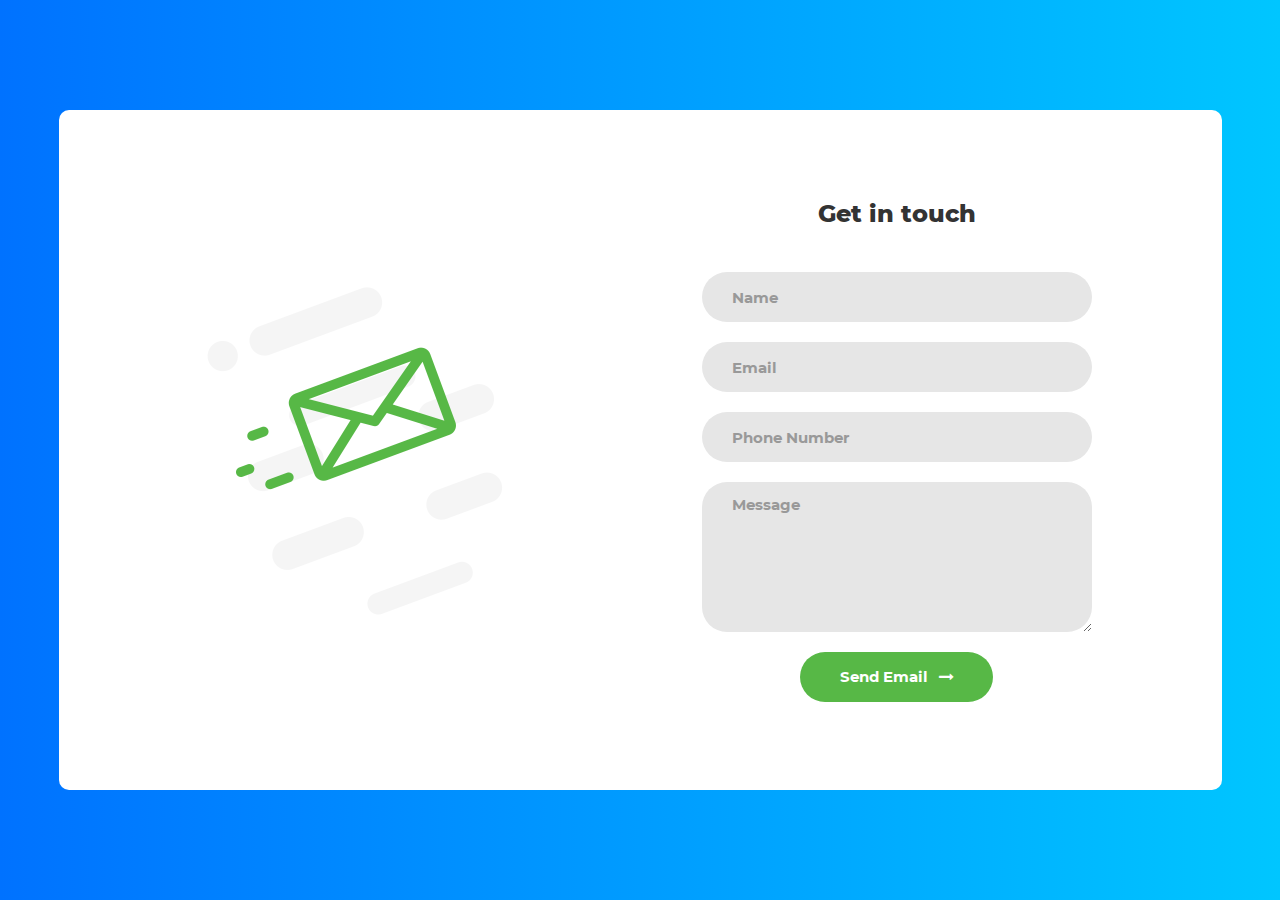
<file: index.html>
<!DOCTYPE html>
<?php require_once("mail.php"); ?>
<html lang="en">
  <head>
    <title>Contact V1</title>
    <meta charset="UTF-8" />
    <meta name="viewport" content="width=device-width, initial-scale=1" />
    <!--===============================================================================================-->
    <link rel="icon" type="image/png" href="images/icons/favicon.ico" />
    <!--===============================================================================================-->
    <link
      rel="stylesheet"
      type="text/css"
      href="vendor/bootstrap/css/bootstrap.min.css"
    />
    <!--===============================================================================================-->
    <link
      rel="stylesheet"
      type="text/css"
      href="fonts/font-awesome-4.7.0/css/font-awesome.min.css"
    />
    <!--===============================================================================================-->
    <link rel="stylesheet" type="text/css" href="vendor/animate/animate.css" />
    <!--===============================================================================================-->
    <link
      rel="stylesheet"
      type="text/css"
      href="vendor/css-hamburgers/hamburgers.min.css"
    />
    <!--===============================================================================================-->
    <link
      rel="stylesheet"
      type="text/css"
      href="vendor/select2/select2.min.css"
    />
    <!--===============================================================================================-->
    <link rel="stylesheet" type="text/css" href="css/util.css" />
    <link rel="stylesheet" type="text/css" href="css/main.css" />
    <!--===============================================================================================-->
  </head>
  <body>
    <div class="contact1">
      <div class="container-contact1">
        <div class="contact1-pic js-tilt" data-tilt>
          <img src="images/img-01.png" alt="IMG" />
        </div>

        <form class="contact1-form validate-form">
          <span class="contact1-form-title"> Get in touch </span>

          <div
            class="wrap-input1 validate-input"
            data-validate="Name is required"
          >
            <input class="input1" type="text" name="name" placeholder="Name" />
            <span class="shadow-input1"></span>
          </div>

          <div
            class="wrap-input1 validate-input"
            data-validate="Valid email is required: ex@abc.xyz"
          >
            <input
              class="input1"
              type="text"
              name="email"
              placeholder="Email"
            />
            <span class="shadow-input1"></span>
          </div>

          <div
            class="wrap-input1 validate-input"
            data-validate="number is required : ex-0-9 "
          >
            <input
              class="input1"
              type="text"
              name="number"
              placeholder="Phone Number"
            />
            <span class="shadow-input1"></span>
          </div>

          <div
            class="wrap-input1 validate-input"
            data-validate="Message is required"
          >
            <textarea
              class="input1"
              name="message"
              placeholder="Message"
            ></textarea>
            <span class="shadow-input1"></span>
          </div>

          <div class="container-contact1-form-btn">
            <button
              class="contact1-form-btn"
              onclick="sendEmail()"
              value="Send An Email"
            >
              <span>
                Send Email
                <i class="fa fa-long-arrow-right" aria-hidden="true"></i>
              </span>
            </button>
          </div>
        </form>
      </div>
    </div>

    <!--===============================================================================================-->
    <script src="vendor/jquery/jquery-3.2.1.min.js"></script>
    <!--===============================================================================================-->
    <script src="vendor/bootstrap/js/popper.js"></script>
    <script src="vendor/bootstrap/js/bootstrap.min.js"></script>
    <!--===============================================================================================-->
    <script src="vendor/select2/select2.min.js"></script>
    <!--===============================================================================================-->
    <script src="vendor/tilt/tilt.jquery.min.js"></script>
    <script>
      $('.js-tilt').tilt({
        scale: 1.1,
      })
    </script>

    <!-- Global site tag (gtag.js) - Google Analytics -->
    <script
      async
      src="https://www.googletagmanager.com/gtag/js?id=UA-23581568-13"
    ></script>
    <script>
      window.dataLayer = window.dataLayer || []
      function gtag() {
        dataLayer.push(arguments)
      }
      gtag('js', new Date())

      gtag('config', 'UA-23581568-13')
    </script>
    <script type="text/javascript">
      function sendEmail() {
        var name = $('#name')
        var email = $('#email')
        var number = $('#number')
        var message = $('#message')

        if (
          isNotEmpty(name) &&
          isNotEmpty(email) &&
          isNotEmpty(number) &&
          isNotEmpty(message)
        ) {
          $.ajax({
            url: 'mail.php',
            method: 'POST',
            dataType: 'json',
            data: {
              name: name.val(),
              email: email.val(),
              number: number.val(),
              message: message.val(),
            },
            success: function (response) {
              $('#myForm')[0].reset()
              $('.sent-notification').text('Message Sent Successfully.')
            },
          })
        }
      }

      function isNotEmpty(caller) {
        if (caller.val() == '') {
          caller.css('border', '1px solid red')
          return false
        } else caller.css('border', '')

        return true
      }
    </script>

    <!--===============================================================================================-->
    <script src="js/main.js"></script>
  </body>
</html>
</file>
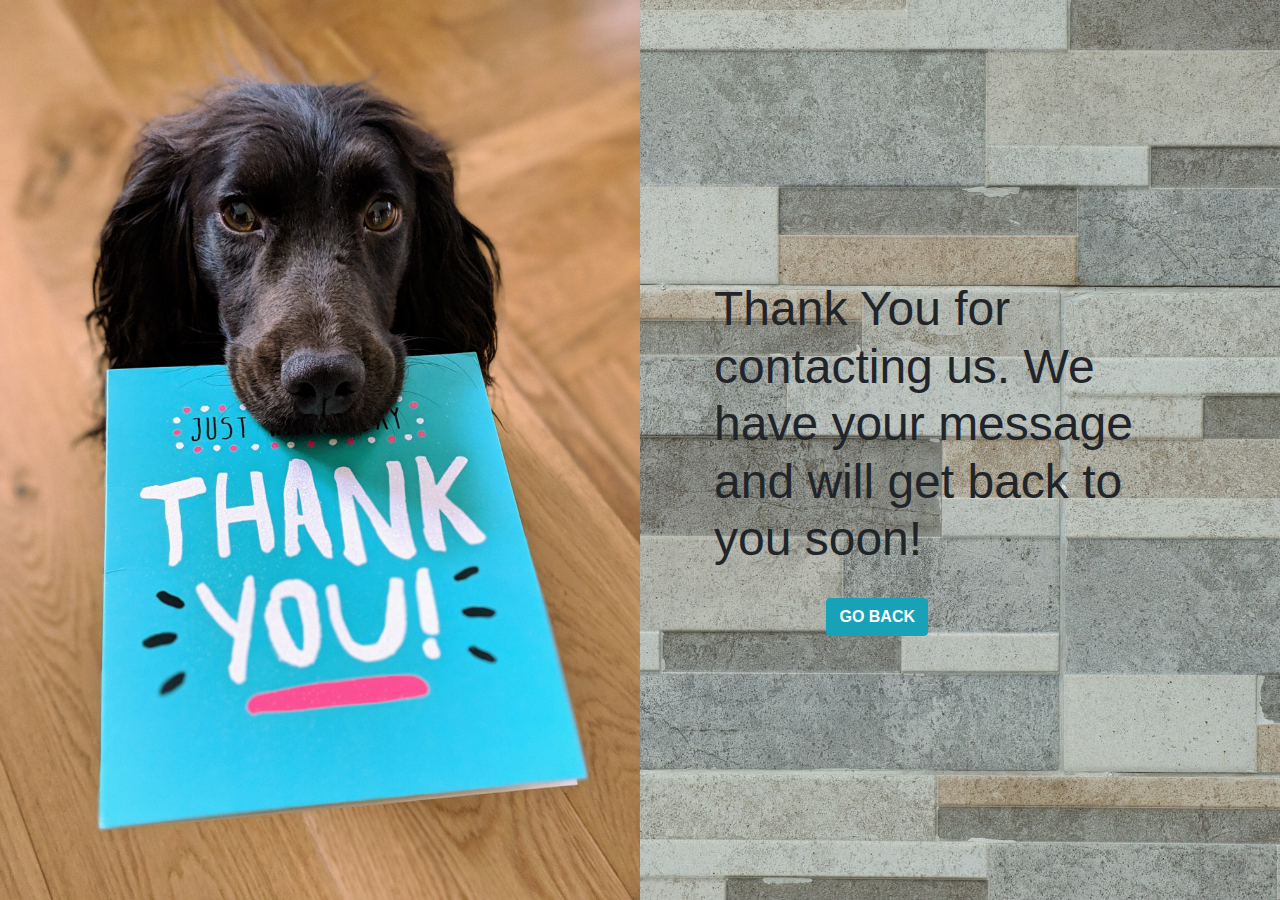
<file: thankyou.html>
<!DOCTYPE html>
<?php require_once("mail.php"); ?>
<html>
  <head>
    <link
      rel="stylesheet"
      href="https://stackpath.bootstrapcdn.com/bootstrap/4.3.1/css/bootstrap.min.css"
    />
    <meta name="viewport" content="width=device-width, initial-scale=1" />
    <style>
      body,
      html {
        height: 100%;
        margin: 0;
      }

      .bg {
        background-image: url('2.jpg');

        height: 100%;

        background-position: center;
        background-repeat: no-repeat;
        background-size: cover;
      }
    </style>
  </head>
  <body>
    <div class="bg">
      <div class="left" style="position: relative; height: 100%">
        <img src="1.jpg" style="width: 50%; height: 100%" />
      </div>

      <div
        class="right"
        style="
          top: -70%;
          position: relative;
          left: -10%;
          width: 35%;
          float: right;
        "
      >
        <h2 style="font-size: xxx-large; padding: 10px; margin-bottom: 20px">
          Thank You for contacting us. We have your message and will get back to
          you soon!
        </h2>
        <form action="index.html" method="get">
          <button
            type="submit"
            class="btn btn-info"
            style="position: absolute; right: 50%; font-weight: bold"
            formaction="index.html"
          >
            GO BACK
          </button>
        </form>
      </div>
    </div>
  </body>
</html>
</file>
<file: css/util.css>
/*[ FONT SIZE ]
///////////////////////////////////////////////////////////
*/
.fs-1 {font-size: 1px;}
.fs-2 {font-size: 2px;}
.fs-3 {font-size: 3px;}
.fs-4 {font-size: 4px;}
.fs-5 {font-size: 5px;}
.fs-6 {font-size: 6px;}
.fs-7 {font-size: 7px;}
.fs-8 {font-size: 8px;}
.fs-9 {font-size: 9px;}
.fs-10 {font-size: 10px;}
.fs-11 {font-size: 11px;}
.fs-12 {font-size: 12px;}
.fs-13 {font-size: 13px;}
.fs-14 {font-size: 14px;}
.fs-15 {font-size: 15px;}
.fs-16 {font-size: 16px;}
.fs-17 {font-size: 17px;}
.fs-18 {font-size: 18px;}
.fs-19 {font-size: 19px;}
.fs-20 {font-size: 20px;}
.fs-21 {font-size: 21px;}
.fs-22 {font-size: 22px;}
.fs-23 {font-size: 23px;}
.fs-24 {font-size: 24px;}
.fs-25 {font-size: 25px;}
.fs-26 {font-size: 26px;}
.fs-27 {font-size: 27px;}
.fs-28 {font-size: 28px;}
.fs-29 {font-size: 29px;}
.fs-30 {font-size: 30px;}
.fs-31 {font-size: 31px;}
.fs-32 {font-size: 32px;}
.fs-33 {font-size: 33px;}
.fs-34 {font-size: 34px;}
.fs-35 {font-size: 35px;}
.fs-36 {font-size: 36px;}
.fs-37 {font-size: 37px;}
.fs-38 {font-size: 38px;}
.fs-39 {font-size: 39px;}
.fs-40 {font-size: 40px;}
.fs-41 {font-size: 41px;}
.fs-42 {font-size: 42px;}
.fs-43 {font-size: 43px;}
.fs-44 {font-size: 44px;}
.fs-45 {font-size: 45px;}
.fs-46 {font-size: 46px;}
.fs-47 {font-size: 47px;}
.fs-48 {font-size: 48px;}
.fs-49 {font-size: 49px;}
.fs-50 {font-size: 50px;}
.fs-51 {font-size: 51px;}
.fs-52 {font-size: 52px;}
.fs-53 {font-size: 53px;}
.fs-54 {font-size: 54px;}
.fs-55 {font-size: 55px;}
.fs-56 {font-size: 56px;}
.fs-57 {font-size: 57px;}
.fs-58 {font-size: 58px;}
.fs-59 {font-size: 59px;}
.fs-60 {font-size: 60px;}
.fs-61 {font-size: 61px;}
.fs-62 {font-size: 62px;}
.fs-63 {font-size: 63px;}
.fs-64 {font-size: 64px;}
.fs-65 {font-size: 65px;}
.fs-66 {font-size: 66px;}
.fs-67 {font-size: 67px;}
.fs-68 {font-size: 68px;}
.fs-69 {font-size: 69px;}
.fs-70 {font-size: 70px;}
.fs-71 {font-size: 71px;}
.fs-72 {font-size: 72px;}
.fs-73 {font-size: 73px;}
.fs-74 {font-size: 74px;}
.fs-75 {font-size: 75px;}
.fs-76 {font-size: 76px;}
.fs-77 {font-size: 77px;}
.fs-78 {font-size: 78px;}
.fs-79 {font-size: 79px;}
.fs-80 {font-size: 80px;}
.fs-81 {font-size: 81px;}
.fs-82 {font-size: 82px;}
.fs-83 {font-size: 83px;}
.fs-84 {font-size: 84px;}
.fs-85 {font-size: 85px;}
.fs-86 {font-size: 86px;}
.fs-87 {font-size: 87px;}
.fs-88 {font-size: 88px;}
.fs-89 {font-size: 89px;}
.fs-90 {font-size: 90px;}
.fs-91 {font-size: 91px;}
.fs-92 {font-size: 92px;}
.fs-93 {font-size: 93px;}
.fs-94 {font-size: 94px;}
.fs-95 {font-size: 95px;}
.fs-96 {font-size: 96px;}
.fs-97 {font-size: 97px;}
.fs-98 {font-size: 98px;}
.fs-99 {font-size: 99px;}
.fs-100 {font-size: 100px;}
.fs-101 {font-size: 101px;}
.fs-102 {font-size: 102px;}
.fs-103 {font-size: 103px;}
.fs-104 {font-size: 104px;}
.fs-105 {font-size: 105px;}
.fs-106 {font-size: 106px;}
.fs-107 {font-size: 107px;}
.fs-108 {font-size: 108px;}
.fs-109 {font-size: 109px;}
.fs-110 {font-size: 110px;}
.fs-111 {font-size: 111px;}
.fs-112 {font-size: 112px;}
.fs-113 {font-size: 113px;}
.fs-114 {font-size: 114px;}
.fs-115 {font-size: 115px;}
.fs-116 {font-size: 116px;}
.fs-117 {font-size: 117px;}
.fs-118 {font-size: 118px;}
.fs-119 {font-size: 119px;}
.fs-120 {font-size: 120px;}
.fs-121 {font-size: 121px;}
.fs-122 {font-size: 122px;}
.fs-123 {font-size: 123px;}
.fs-124 {font-size: 124px;}
.fs-125 {font-size: 125px;}
.fs-126 {font-size: 126px;}
.fs-127 {font-size: 127px;}
.fs-128 {font-size: 128px;}
.fs-129 {font-size: 129px;}
.fs-130 {font-size: 130px;}
.fs-131 {font-size: 131px;}
.fs-132 {font-size: 132px;}
.fs-133 {font-size: 133px;}
.fs-134 {font-size: 134px;}
.fs-135 {font-size: 135px;}
.fs-136 {font-size: 136px;}
.fs-137 {font-size: 137px;}
.fs-138 {font-size: 138px;}
.fs-139 {font-size: 139px;}
.fs-140 {font-size: 140px;}
.fs-141 {font-size: 141px;}
.fs-142 {font-size: 142px;}
.fs-143 {font-size: 143px;}
.fs-144 {font-size: 144px;}
.fs-145 {font-size: 145px;}
.fs-146 {font-size: 146px;}
.fs-147 {font-size: 147px;}
.fs-148 {font-size: 148px;}
.fs-149 {font-size: 149px;}
.fs-150 {font-size: 150px;}
.fs-151 {font-size: 151px;}
.fs-152 {font-size: 152px;}
.fs-153 {font-size: 153px;}
.fs-154 {font-size: 154px;}
.fs-155 {font-size: 155px;}
.fs-156 {font-size: 156px;}
.fs-157 {font-size: 157px;}
.fs-158 {font-size: 158px;}
.fs-159 {font-size: 159px;}
.fs-160 {font-size: 160px;}
.fs-161 {font-size: 161px;}
.fs-162 {font-size: 162px;}
.fs-163 {font-size: 163px;}
.fs-164 {font-size: 164px;}
.fs-165 {font-size: 165px;}
.fs-166 {font-size: 166px;}
.fs-167 {font-size: 167px;}
.fs-168 {font-size: 168px;}
.fs-169 {font-size: 169px;}
.fs-170 {font-size: 170px;}
.fs-171 {font-size: 171px;}
.fs-172 {font-size: 172px;}
.fs-173 {font-size: 173px;}
.fs-174 {font-size: 174px;}
.fs-175 {font-size: 175px;}
.fs-176 {font-size: 176px;}
.fs-177 {font-size: 177px;}
.fs-178 {font-size: 178px;}
.fs-179 {font-size: 179px;}
.fs-180 {font-size: 180px;}
.fs-181 {font-size: 181px;}
.fs-182 {font-size: 182px;}
.fs-183 {font-size: 183px;}
.fs-184 {font-size: 184px;}
.fs-185 {font-size: 185px;}
.fs-186 {font-size: 186px;}
.fs-187 {font-size: 187px;}
.fs-188 {font-size: 188px;}
.fs-189 {font-size: 189px;}
.fs-190 {font-size: 190px;}
.fs-191 {font-size: 191px;}
.fs-192 {font-size: 192px;}
.fs-193 {font-size: 193px;}
.fs-194 {font-size: 194px;}
.fs-195 {font-size: 195px;}
.fs-196 {font-size: 196px;}
.fs-197 {font-size: 197px;}
.fs-198 {font-size: 198px;}
.fs-199 {font-size: 199px;}
.fs-200 {font-size: 200px;}

/*[ PADDING ]
///////////////////////////////////////////////////////////
*/
.p-t-0 {padding-top: 0px;}
.p-t-1 {padding-top: 1px;}
.p-t-2 {padding-top: 2px;}
.p-t-3 {padding-top: 3px;}
.p-t-4 {padding-top: 4px;}
.p-t-5 {padding-top: 5px;}
.p-t-6 {padding-top: 6px;}
.p-t-7 {padding-top: 7px;}
.p-t-8 {padding-top: 8px;}
.p-t-9 {padding-top: 9px;}
.p-t-10 {padding-top: 10px;}
.p-t-11 {padding-top: 11px;}
.p-t-12 {padding-top: 12px;}
.p-t-13 {padding-top: 13px;}
.p-t-14 {padding-top: 14px;}
.p-t-15 {padding-top: 15px;}
.p-t-16 {padding-top: 16px;}
.p-t-17 {padding-top: 17px;}
.p-t-18 {padding-top: 18px;}
.p-t-19 {padding-top: 19px;}
.p-t-20 {padding-top: 20px;}
.p-t-21 {padding-top: 21px;}
.p-t-22 {padding-top: 22px;}
.p-t-23 {padding-top: 23px;}
.p-t-24 {padding-top: 24px;}
.p-t-25 {padding-top: 25px;}
.p-t-26 {padding-top: 26px;}
.p-t-27 {padding-top: 27px;}
.p-t-28 {padding-top: 28px;}
.p-t-29 {padding-top: 29px;}
.p-t-30 {padding-top: 30px;}
.p-t-31 {padding-top: 31px;}
.p-t-32 {padding-top: 32px;}
.p-t-33 {padding-top: 33px;}
.p-t-34 {padding-top: 34px;}
.p-t-35 {padding-top: 35px;}
.p-t-36 {padding-top: 36px;}
.p-t-37 {padding-top: 37px;}
.p-t-38 {padding-top: 38px;}
.p-t-39 {padding-top: 39px;}
.p-t-40 {padding-top: 40px;}
.p-t-41 {padding-top: 41px;}
.p-t-42 {padding-top: 42px;}
.p-t-43 {padding-top: 43px;}
.p-t-44 {padding-top: 44px;}
.p-t-45 {padding-top: 45px;}
.p-t-46 {padding-top: 46px;}
.p-t-47 {padding-top: 47px;}
.p-t-48 {padding-top: 48px;}
.p-t-49 {padding-top: 49px;}
.p-t-50 {padding-top: 50px;}
.p-t-51 {padding-top: 51px;}
.p-t-52 {padding-top: 52px;}
.p-t-53 {padding-top: 53px;}
.p-t-54 {padding-top: 54px;}
.p-t-55 {padding-top: 55px;}
.p-t-56 {padding-top: 56px;}
.p-t-57 {padding-top: 57px;}
.p-t-58 {padding-top: 58px;}
.p-t-59 {padding-top: 59px;}
.p-t-60 {padding-top: 60px;}
.p-t-61 {padding-top: 61px;}
.p-t-62 {padding-top: 62px;}
.p-t-63 {padding-top: 63px;}
.p-t-64 {padding-top: 64px;}
.p-t-65 {padding-top: 65px;}
.p-t-66 {padding-top: 66px;}
.p-t-67 {padding-top: 67px;}
.p-t-68 {padding-top: 68px;}
.p-t-69 {padding-top: 69px;}
.p-t-70 {padding-top: 70px;}
.p-t-71 {padding-top: 71px;}
.p-t-72 {padding-top: 72px;}
.p-t-73 {padding-top: 73px;}
.p-t-74 {padding-top: 74px;}
.p-t-75 {padding-top: 75px;}
.p-t-76 {padding-top: 76px;}
.p-t-77 {padding-top: 77px;}
.p-t-78 {padding-top: 78px;}
.p-t-79 {padding-top: 79px;}
.p-t-80 {padding-top: 80px;}
.p-t-81 {padding-top: 81px;}
.p-t-82 {padding-top: 82px;}
.p-t-83 {padding-top: 83px;}
.p-t-84 {padding-top: 84px;}
.p-t-85 {padding-top: 85px;}
.p-t-86 {padding-top: 86px;}
.p-t-87 {padding-top: 87px;}
.p-t-88 {padding-top: 88px;}
.p-t-89 {padding-top: 89px;}
.p-t-90 {padding-top: 90px;}
.p-t-91 {padding-top: 91px;}
.p-t-92 {padding-top: 92px;}
.p-t-93 {padding-top: 93px;}
.p-t-94 {padding-top: 94px;}
.p-t-95 {padding-top: 95px;}
.p-t-96 {padding-top: 96px;}
.p-t-97 {padding-top: 97px;}
.p-t-98 {padding-top: 98px;}
.p-t-99 {padding-top: 99px;}
.p-t-100 {padding-top: 100px;}
.p-t-101 {padding-top: 101px;}
.p-t-102 {padding-top: 102px;}
.p-t-103 {padding-top: 103px;}
.p-t-104 {padding-top: 104px;}
.p-t-105 {padding-top: 105px;}
.p-t-106 {padding-top: 106px;}
.p-t-107 {padding-top: 107px;}
.p-t-108 {padding-top: 108px;}
.p-t-109 {padding-top: 109px;}
.p-t-110 {padding-top: 110px;}
.p-t-111 {padding-top: 111px;}
.p-t-112 {padding-top: 112px;}
.p-t-113 {padding-top: 113px;}
.p-t-114 {padding-top: 114px;}
.p-t-115 {padding-top: 115px;}
.p-t-116 {padding-top: 116px;}
.p-t-117 {padding-top: 117px;}
.p-t-118 {padding-top: 118px;}
.p-t-119 {padding-top: 119px;}
.p-t-120 {padding-top: 120px;}
.p-t-121 {padding-top: 121px;}
.p-t-122 {padding-top: 122px;}
.p-t-123 {padding-top: 123px;}
.p-t-124 {padding-top: 124px;}
.p-t-125 {padding-top: 125px;}
.p-t-126 {padding-top: 126px;}
.p-t-127 {padding-top: 127px;}
.p-t-128 {padding-top: 128px;}
.p-t-129 {padding-top: 129px;}
.p-t-130 {padding-top: 130px;}
.p-t-131 {padding-top: 131px;}
.p-t-132 {padding-top: 132px;}
.p-t-133 {padding-top: 133px;}
.p-t-134 {padding-top: 134px;}
.p-t-135 {padding-top: 135px;}
.p-t-136 {padding-top: 136px;}
.p-t-137 {padding-top: 137px;}
.p-t-138 {padding-top: 138px;}
.p-t-139 {padding-top: 139px;}
.p-t-140 {padding-top: 140px;}
.p-t-141 {padding-top: 141px;}
.p-t-142 {padding-top: 142px;}
.p-t-143 {padding-top: 143px;}
.p-t-144 {padding-top: 144px;}
.p-t-145 {padding-top: 145px;}
.p-t-146 {padding-top: 146px;}
.p-t-147 {padding-top: 147px;}
.p-t-148 {padding-top: 148px;}
.p-t-149 {padding-top: 149px;}
.p-t-150 {padding-top: 150px;}
.p-t-151 {padding-top: 151px;}
.p-t-152 {padding-top: 152px;}
.p-t-153 {padding-top: 153px;}
.p-t-154 {padding-top: 154px;}
.p-t-155 {padding-top: 155px;}
.p-t-156 {padding-top: 156px;}
.p-t-157 {padding-top: 157px;}
.p-t-158 {padding-top: 158px;}
.p-t-159 {padding-top: 159px;}
.p-t-160 {padding-top: 160px;}
.p-t-161 {padding-top: 161px;}
.p-t-162 {padding-top: 162px;}
.p-t-163 {padding-top: 163px;}
.p-t-164 {padding-top: 164px;}
.p-t-165 {padding-top: 165px;}
.p-t-166 {padding-top: 166px;}
.p-t-167 {padding-top: 167px;}
.p-t-168 {padding-top: 168px;}
.p-t-169 {padding-top: 169px;}
.p-t-170 {padding-top: 170px;}
.p-t-171 {padding-top: 171px;}
.p-t-172 {padding-top: 172px;}
.p-t-173 {padding-top: 173px;}
.p-t-174 {padding-top: 174px;}
.p-t-175 {padding-top: 175px;}
.p-t-176 {padding-top: 176px;}
.p-t-177 {padding-top: 177px;}
.p-t-178 {padding-top: 178px;}
.p-t-179 {padding-top: 179px;}
.p-t-180 {padding-top: 180px;}
.p-t-181 {padding-top: 181px;}
.p-t-182 {padding-top: 182px;}
.p-t-183 {padding-top: 183px;}
.p-t-184 {padding-top: 184px;}
.p-t-185 {padding-top: 185px;}
.p-t-186 {padding-top: 186px;}
.p-t-187 {padding-top: 187px;}
.p-t-188 {padding-top: 188px;}
.p-t-189 {padding-top: 189px;}
.p-t-190 {padding-top: 190px;}
.p-t-191 {padding-top: 191px;}
.p-t-192 {padding-top: 192px;}
.p-t-193 {padding-top: 193px;}
.p-t-194 {padding-top: 194px;}
.p-t-195 {padding-top: 195px;}
.p-t-196 {padding-top: 196px;}
.p-t-197 {padding-top: 197px;}
.p-t-198 {padding-top: 198px;}
.p-t-199 {padding-top: 199px;}
.p-t-200 {padding-top: 200px;}
.p-t-201 {padding-top: 201px;}
.p-t-202 {padding-top: 202px;}
.p-t-203 {padding-top: 203px;}
.p-t-204 {padding-top: 204px;}
.p-t-205 {padding-top: 205px;}
.p-t-206 {padding-top: 206px;}
.p-t-207 {padding-top: 207px;}
.p-t-208 {padding-top: 208px;}
.p-t-209 {padding-top: 209px;}
.p-t-210 {padding-top: 210px;}
.p-t-211 {padding-top: 211px;}
.p-t-212 {padding-top: 212px;}
.p-t-213 {padding-top: 213px;}
.p-t-214 {padding-top: 214px;}
.p-t-215 {padding-top: 215px;}
.p-t-216 {padding-top: 216px;}
.p-t-217 {padding-top: 217px;}
.p-t-218 {padding-top: 218px;}
.p-t-219 {padding-top: 219px;}
.p-t-220 {padding-top: 220px;}
.p-t-221 {padding-top: 221px;}
.p-t-222 {padding-top: 222px;}
.p-t-223 {padding-top: 223px;}
.p-t-224 {padding-top: 224px;}
.p-t-225 {padding-top: 225px;}
.p-t-226 {padding-top: 226px;}
.p-t-227 {padding-top: 227px;}
.p-t-228 {padding-top: 228px;}
.p-t-229 {padding-top: 229px;}
.p-t-230 {padding-top: 230px;}
.p-t-231 {padding-top: 231px;}
.p-t-232 {padding-top: 232px;}
.p-t-233 {padding-top: 233px;}
.p-t-234 {padding-top: 234px;}
.p-t-235 {padding-top: 235px;}
.p-t-236 {padding-top: 236px;}
.p-t-237 {padding-top: 237px;}
.p-t-238 {padding-top: 238px;}
.p-t-239 {padding-top: 239px;}
.p-t-240 {padding-top: 240px;}
.p-t-241 {padding-top: 241px;}
.p-t-242 {padding-top: 242px;}
.p-t-243 {padding-top: 243px;}
.p-t-244 {padding-top: 244px;}
.p-t-245 {padding-top: 245px;}
.p-t-246 {padding-top: 246px;}
.p-t-247 {padding-top: 247px;}
.p-t-248 {padding-top: 248px;}
.p-t-249 {padding-top: 249px;}
.p-t-250 {padding-top: 250px;}
.p-b-0 {padding-bottom: 0px;}
.p-b-1 {padding-bottom: 1px;}
.p-b-2 {padding-bottom: 2px;}
.p-b-3 {padding-bottom: 3px;}
.p-b-4 {padding-bottom: 4px;}
.p-b-5 {padding-bottom: 5px;}
.p-b-6 {padding-bottom: 6px;}
.p-b-7 {padding-bottom: 7px;}
.p-b-8 {padding-bottom: 8px;}
.p-b-9 {padding-bottom: 9px;}
.p-b-10 {padding-bottom: 10px;}
.p-b-11 {padding-bottom: 11px;}
.p-b-12 {padding-bottom: 12px;}
.p-b-13 {padding-bottom: 13px;}
.p-b-14 {padding-bottom: 14px;}
.p-b-15 {padding-bottom: 15px;}
.p-b-16 {padding-bottom: 16px;}
.p-b-17 {padding-bottom: 17px;}
.p-b-18 {padding-bottom: 18px;}
.p-b-19 {padding-bottom: 19px;}
.p-b-20 {padding-bottom: 20px;}
.p-b-21 {padding-bottom: 21px;}
.p-b-22 {padding-bottom: 22px;}
.p-b-23 {padding-bottom: 23px;}
.p-b-24 {padding-bottom: 24px;}
.p-b-25 {padding-bottom: 25px;}
.p-b-26 {padding-bottom: 26px;}
.p-b-27 {padding-bottom: 27px;}
.p-b-28 {padding-bottom: 28px;}
.p-b-29 {padding-bottom: 29px;}
.p-b-30 {padding-bottom: 30px;}
.p-b-31 {padding-bottom: 31px;}
.p-b-32 {padding-bottom: 32px;}
.p-b-33 {padding-bottom: 33px;}
.p-b-34 {padding-bottom: 34px;}
.p-b-35 {padding-bottom: 35px;}
.p-b-36 {padding-bottom: 36px;}
.p-b-37 {padding-bottom: 37px;}
.p-b-38 {padding-bottom: 38px;}
.p-b-39 {padding-bottom: 39px;}
.p-b-40 {padding-bottom: 40px;}
.p-b-41 {padding-bottom: 41px;}
.p-b-42 {padding-bottom: 42px;}
.p-b-43 {padding-bottom: 43px;}
.p-b-44 {padding-bottom: 44px;}
.p-b-45 {padding-bottom: 45px;}
.p-b-46 {padding-bottom: 46px;}
.p-b-47 {padding-bottom: 47px;}
.p-b-48 {padding-bottom: 48px;}
.p-b-49 {padding-bottom: 49px;}
.p-b-50 {padding-bottom: 50px;}
.p-b-51 {padding-bottom: 51px;}
.p-b-52 {padding-bottom: 52px;}
.p-b-53 {padding-bottom: 53px;}
.p-b-54 {padding-bottom: 54px;}
.p-b-55 {padding-bottom: 55px;}
.p-b-56 {padding-bottom: 56px;}
.p-b-57 {padding-bottom: 57px;}
.p-b-58 {padding-bottom: 58px;}
.p-b-59 {padding-bottom: 59px;}
.p-b-60 {padding-bottom: 60px;}
.p-b-61 {padding-bottom: 61px;}
.p-b-62 {padding-bottom: 62px;}
.p-b-63 {padding-bottom: 63px;}
.p-b-64 {padding-bottom: 64px;}
.p-b-65 {padding-bottom: 65px;}
.p-b-66 {padding-bottom: 66px;}
.p-b-67 {padding-bottom: 67px;}
.p-b-68 {padding-bottom: 68px;}
.p-b-69 {padding-bottom: 69px;}
.p-b-70 {padding-bottom: 70px;}
.p-b-71 {padding-bottom: 71px;}
.p-b-72 {padding-bottom: 72px;}
.p-b-73 {padding-bottom: 73px;}
.p-b-74 {padding-bottom: 74px;}
.p-b-75 {padding-bottom: 75px;}
.p-b-76 {padding-bottom: 76px;}
.p-b-77 {padding-bottom: 77px;}
.p-b-78 {padding-bottom: 78px;}
.p-b-79 {padding-bottom: 79px;}
.p-b-80 {padding-bottom: 80px;}
.p-b-81 {padding-bottom: 81px;}
.p-b-82 {padding-bottom: 82px;}
.p-b-83 {padding-bottom: 83px;}
.p-b-84 {padding-bottom: 84px;}
.p-b-85 {padding-bottom: 85px;}
.p-b-86 {padding-bottom: 86px;}
.p-b-87 {padding-bottom: 87px;}
.p-b-88 {padding-bottom: 88px;}
.p-b-89 {padding-bottom: 89px;}
.p-b-90 {padding-bottom: 90px;}
.p-b-91 {padding-bottom: 91px;}
.p-b-92 {padding-bottom: 92px;}
.p-b-93 {padding-bottom: 93px;}
.p-b-94 {padding-bottom: 94px;}
.p-b-95 {padding-bottom: 95px;}
.p-b-96 {padding-bottom: 96px;}
.p-b-97 {padding-bottom: 97px;}
.p-b-98 {padding-bottom: 98px;}
.p-b-99 {padding-bottom: 99px;}
.p-b-100 {padding-bottom: 100px;}
.p-b-101 {padding-bottom: 101px;}
.p-b-102 {padding-bottom: 102px;}
.p-b-103 {padding-bottom: 103px;}
.p-b-104 {padding-bottom: 104px;}
.p-b-105 {padding-bottom: 105px;}
.p-b-106 {padding-bottom: 106px;}
.p-b-107 {padding-bottom: 107px;}
.p-b-108 {padding-bottom: 108px;}
.p-b-109 {padding-bottom: 109px;}
.p-b-110 {padding-bottom: 110px;}
.p-b-111 {padding-bottom: 111px;}
.p-b-112 {padding-bottom: 112px;}
.p-b-113 {padding-bottom: 113px;}
.p-b-114 {padding-bottom: 114px;}
.p-b-115 {padding-bottom: 115px;}
.p-b-116 {padding-bottom: 116px;}
.p-b-117 {padding-bottom: 117px;}
.p-b-118 {padding-bottom: 118px;}
.p-b-119 {padding-bottom: 119px;}
.p-b-120 {padding-bottom: 120px;}
.p-b-121 {padding-bottom: 121px;}
.p-b-122 {padding-bottom: 122px;}
.p-b-123 {padding-bottom: 123px;}
.p-b-124 {padding-bottom: 124px;}
.p-b-125 {padding-bottom: 125px;}
.p-b-126 {padding-bottom: 126px;}
.p-b-127 {padding-bottom: 127px;}
.p-b-128 {padding-bottom: 128px;}
.p-b-129 {padding-bottom: 129px;}
.p-b-130 {padding-bottom: 130px;}
.p-b-131 {padding-bottom: 131px;}
.p-b-132 {padding-bottom: 132px;}
.p-b-133 {padding-bottom: 133px;}
.p-b-134 {padding-bottom: 134px;}
.p-b-135 {padding-bottom: 135px;}
.p-b-136 {padding-bottom: 136px;}
.p-b-137 {padding-bottom: 137px;}
.p-b-138 {padding-bottom: 138px;}
.p-b-139 {padding-bottom: 139px;}
.p-b-140 {padding-bottom: 140px;}
.p-b-141 {padding-bottom: 141px;}
.p-b-142 {padding-bottom: 142px;}
.p-b-143 {padding-bottom: 143px;}
.p-b-144 {padding-bottom: 144px;}
.p-b-145 {padding-bottom: 145px;}
.p-b-146 {padding-bottom: 146px;}
.p-b-147 {padding-bottom: 147px;}
.p-b-148 {padding-bottom: 148px;}
.p-b-149 {padding-bottom: 149px;}
.p-b-150 {padding-bottom: 150px;}
.p-b-151 {padding-bottom: 151px;}
.p-b-152 {padding-bottom: 152px;}
.p-b-153 {padding-bottom: 153px;}
.p-b-154 {padding-bottom: 154px;}
.p-b-155 {padding-bottom: 155px;}
.p-b-156 {padding-bottom: 156px;}
.p-b-157 {padding-bottom: 157px;}
.p-b-158 {padding-bottom: 158px;}
.p-b-159 {padding-bottom: 159px;}
.p-b-160 {padding-bottom: 160px;}
.p-b-161 {padding-bottom: 161px;}
.p-b-162 {padding-bottom: 162px;}
.p-b-163 {padding-bottom: 163px;}
.p-b-164 {padding-bottom: 164px;}
.p-b-165 {padding-bottom: 165px;}
.p-b-166 {padding-bottom: 166px;}
.p-b-167 {padding-bottom: 167px;}
.p-b-168 {padding-bottom: 168px;}
.p-b-169 {padding-bottom: 169px;}
.p-b-170 {padding-bottom: 170px;}
.p-b-171 {padding-bottom: 171px;}
.p-b-172 {padding-bottom: 172px;}
.p-b-173 {padding-bottom: 173px;}
.p-b-174 {padding-bottom: 174px;}
.p-b-175 {padding-bottom: 175px;}
.p-b-176 {padding-bottom: 176px;}
.p-b-177 {padding-bottom: 177px;}
.p-b-178 {padding-bottom: 178px;}
.p-b-179 {padding-bottom: 179px;}
.p-b-180 {padding-bottom: 180px;}
.p-b-181 {padding-bottom: 181px;}
.p-b-182 {padding-bottom: 182px;}
.p-b-183 {padding-bottom: 183px;}
.p-b-184 {padding-bottom: 184px;}
.p-b-185 {padding-bottom: 185px;}
.p-b-186 {padding-bottom: 186px;}
.p-b-187 {padding-bottom: 187px;}
.p-b-188 {padding-bottom: 188px;}
.p-b-189 {padding-bottom: 189px;}
.p-b-190 {padding-bottom: 190px;}
.p-b-191 {padding-bottom: 191px;}
.p-b-192 {padding-bottom: 192px;}
.p-b-193 {padding-bottom: 193px;}
.p-b-194 {padding-bottom: 194px;}
.p-b-195 {padding-bottom: 195px;}
.p-b-196 {padding-bottom: 196px;}
.p-b-197 {padding-bottom: 197px;}
.p-b-198 {padding-bottom: 198px;}
.p-b-199 {padding-bottom: 199px;}
.p-b-200 {padding-bottom: 200px;}
.p-b-201 {padding-bottom: 201px;}
.p-b-202 {padding-bottom: 202px;}
.p-b-203 {padding-bottom: 203px;}
.p-b-204 {padding-bottom: 204px;}
.p-b-205 {padding-bottom: 205px;}
.p-b-206 {padding-bottom: 206px;}
.p-b-207 {padding-bottom: 207px;}
.p-b-208 {padding-bottom: 208px;}
.p-b-209 {padding-bottom: 209px;}
.p-b-210 {padding-bottom: 210px;}
.p-b-211 {padding-bottom: 211px;}
.p-b-212 {padding-bottom: 212px;}
.p-b-213 {padding-bottom: 213px;}
.p-b-214 {padding-bottom: 214px;}
.p-b-215 {padding-bottom: 215px;}
.p-b-216 {padding-bottom: 216px;}
.p-b-217 {padding-bottom: 217px;}
.p-b-218 {padding-bottom: 218px;}
.p-b-219 {padding-bottom: 219px;}
.p-b-220 {padding-bottom: 220px;}
.p-b-221 {padding-bottom: 221px;}
.p-b-222 {padding-bottom: 222px;}
.p-b-223 {padding-bottom: 223px;}
.p-b-224 {padding-bottom: 224px;}
.p-b-225 {padding-bottom: 225px;}
.p-b-226 {padding-bottom: 226px;}
.p-b-227 {padding-bottom: 227px;}
.p-b-228 {padding-bottom: 228px;}
.p-b-229 {padding-bottom: 229px;}
.p-b-230 {padding-bottom: 230px;}
.p-b-231 {padding-bottom: 231px;}
.p-b-232 {padding-bottom: 232px;}
.p-b-233 {padding-bottom: 233px;}
.p-b-234 {padding-bottom: 234px;}
.p-b-235 {padding-bottom: 235px;}
.p-b-236 {padding-bottom: 236px;}
.p-b-237 {padding-bottom: 237px;}
.p-b-238 {padding-bottom: 238px;}
.p-b-239 {padding-bottom: 239px;}
.p-b-240 {padding-bottom: 240px;}
.p-b-241 {padding-bottom: 241px;}
.p-b-242 {padding-bottom: 242px;}
.p-b-243 {padding-bottom: 243px;}
.p-b-244 {padding-bottom: 244px;}
.p-b-245 {padding-bottom: 245px;}
.p-b-246 {padding-bottom: 246px;}
.p-b-247 {padding-bottom: 247px;}
.p-b-248 {padding-bottom: 248px;}
.p-b-249 {padding-bottom: 249px;}
.p-b-250 {padding-bottom: 250px;}
.p-l-0 {padding-left: 0px;}
.p-l-1 {padding-left: 1px;}
.p-l-2 {padding-left: 2px;}
.p-l-3 {padding-left: 3px;}
.p-l-4 {padding-left: 4px;}
.p-l-5 {padding-left: 5px;}
.p-l-6 {padding-left: 6px;}
.p-l-7 {padding-left: 7px;}
.p-l-8 {padding-left: 8px;}
.p-l-9 {padding-left: 9px;}
.p-l-10 {padding-left: 10px;}
.p-l-11 {padding-left: 11px;}
.p-l-12 {padding-left: 12px;}
.p-l-13 {padding-left: 13px;}
.p-l-14 {padding-left: 14px;}
.p-l-15 {padding-left: 15px;}
.p-l-16 {padding-left: 16px;}
.p-l-17 {padding-left: 17px;}
.p-l-18 {padding-left: 18px;}
.p-l-19 {padding-left: 19px;}
.p-l-20 {padding-left: 20px;}
.p-l-21 {padding-left: 21px;}
.p-l-22 {padding-left: 22px;}
.p-l-23 {padding-left: 23px;}
.p-l-24 {padding-left: 24px;}
.p-l-25 {padding-left: 25px;}
.p-l-26 {padding-left: 26px;}
.p-l-27 {padding-left: 27px;}
.p-l-28 {padding-left: 28px;}
.p-l-29 {padding-left: 29px;}
.p-l-30 {padding-left: 30px;}
.p-l-31 {padding-left: 31px;}
.p-l-32 {padding-left: 32px;}
.p-l-33 {padding-left: 33px;}
.p-l-34 {padding-left: 34px;}
.p-l-35 {padding-left: 35px;}
.p-l-36 {padding-left: 36px;}
.p-l-37 {padding-left: 37px;}
.p-l-38 {padding-left: 38px;}
.p-l-39 {padding-left: 39px;}
.p-l-40 {padding-left: 40px;}
.p-l-41 {padding-left: 41px;}
.p-l-42 {padding-left: 42px;}
.p-l-43 {padding-left: 43px;}
.p-l-44 {padding-left: 44px;}
.p-l-45 {padding-left: 45px;}
.p-l-46 {padding-left: 46px;}
.p-l-47 {padding-left: 47px;}
.p-l-48 {padding-left: 48px;}
.p-l-49 {padding-left: 49px;}
.p-l-50 {padding-left: 50px;}
.p-l-51 {padding-left: 51px;}
.p-l-52 {padding-left: 52px;}
.p-l-53 {padding-left: 53px;}
.p-l-54 {padding-left: 54px;}
.p-l-55 {padding-left: 55px;}
.p-l-56 {padding-left: 56px;}
.p-l-57 {padding-left: 57px;}
.p-l-58 {padding-left: 58px;}
.p-l-59 {padding-left: 59px;}
.p-l-60 {padding-left: 60px;}
.p-l-61 {padding-left: 61px;}
.p-l-62 {padding-left: 62px;}
.p-l-63 {padding-left: 63px;}
.p-l-64 {padding-left: 64px;}
.p-l-65 {padding-left: 65px;}
.p-l-66 {padding-left: 66px;}
.p-l-67 {padding-left: 67px;}
.p-l-68 {padding-left: 68px;}
.p-l-69 {padding-left: 69px;}
.p-l-70 {padding-left: 70px;}
.p-l-71 {padding-left: 71px;}
.p-l-72 {padding-left: 72px;}
.p-l-73 {padding-left: 73px;}
.p-l-74 {padding-left: 74px;}
.p-l-75 {padding-left: 75px;}
.p-l-76 {padding-left: 76px;}
.p-l-77 {padding-left: 77px;}
.p-l-78 {padding-left: 78px;}
.p-l-79 {padding-left: 79px;}
.p-l-80 {padding-left: 80px;}
.p-l-81 {padding-left: 81px;}
.p-l-82 {padding-left: 82px;}
.p-l-83 {padding-left: 83px;}
.p-l-84 {padding-left: 84px;}
.p-l-85 {padding-left: 85px;}
.p-l-86 {padding-left: 86px;}
.p-l-87 {padding-left: 87px;}
.p-l-88 {padding-left: 88px;}
.p-l-89 {padding-left: 89px;}
.p-l-90 {padding-left: 90px;}
.p-l-91 {padding-left: 91px;}
.p-l-92 {padding-left: 92px;}
.p-l-93 {padding-left: 93px;}
.p-l-94 {padding-left: 94px;}
.p-l-95 {padding-left: 95px;}
.p-l-96 {padding-left: 96px;}
.p-l-97 {padding-left: 97px;}
.p-l-98 {padding-left: 98px;}
.p-l-99 {padding-left: 99px;}
.p-l-100 {padding-left: 100px;}
.p-l-101 {padding-left: 101px;}
.p-l-102 {padding-left: 102px;}
.p-l-103 {padding-left: 103px;}
.p-l-104 {padding-left: 104px;}
.p-l-105 {padding-left: 105px;}
.p-l-106 {padding-left: 106px;}
.p-l-107 {padding-left: 107px;}
.p-l-108 {padding-left: 108px;}
.p-l-109 {padding-left: 109px;}
.p-l-110 {padding-left: 110px;}
.p-l-111 {padding-left: 111px;}
.p-l-112 {padding-left: 112px;}
.p-l-113 {padding-left: 113px;}
.p-l-114 {padding-left: 114px;}
.p-l-115 {padding-left: 115px;}
.p-l-116 {padding-left: 116px;}
.p-l-117 {padding-left: 117px;}
.p-l-118 {padding-left: 118px;}
.p-l-119 {padding-left: 119px;}
.p-l-120 {padding-left: 120px;}
.p-l-121 {padding-left: 121px;}
.p-l-122 {padding-left: 122px;}
.p-l-123 {padding-left: 123px;}
.p-l-124 {padding-left: 124px;}
.p-l-125 {padding-left: 125px;}
.p-l-126 {padding-left: 126px;}
.p-l-127 {padding-left: 127px;}
.p-l-128 {padding-left: 128px;}
.p-l-129 {padding-left: 129px;}
.p-l-130 {padding-left: 130px;}
.p-l-131 {padding-left: 131px;}
.p-l-132 {padding-left: 132px;}
.p-l-133 {padding-left: 133px;}
.p-l-134 {padding-left: 134px;}
.p-l-135 {padding-left: 135px;}
.p-l-136 {padding-left: 136px;}
.p-l-137 {padding-left: 137px;}
.p-l-138 {padding-left: 138px;}
.p-l-139 {padding-left: 139px;}
.p-l-140 {padding-left: 140px;}
.p-l-141 {padding-left: 141px;}
.p-l-142 {padding-left: 142px;}
.p-l-143 {padding-left: 143px;}
.p-l-144 {padding-left: 144px;}
.p-l-145 {padding-left: 145px;}
.p-l-146 {padding-left: 146px;}
.p-l-147 {padding-left: 147px;}
.p-l-148 {padding-left: 148px;}
.p-l-149 {padding-left: 149px;}
.p-l-150 {padding-left: 150px;}
.p-l-151 {padding-left: 151px;}
.p-l-152 {padding-left: 152px;}
.p-l-153 {padding-left: 153px;}
.p-l-154 {padding-left: 154px;}
.p-l-155 {padding-left: 155px;}
.p-l-156 {padding-left: 156px;}
.p-l-157 {padding-left: 157px;}
.p-l-158 {padding-left: 158px;}
.p-l-159 {padding-left: 159px;}
.p-l-160 {padding-left: 160px;}
.p-l-161 {padding-left: 161px;}
.p-l-162 {padding-left: 162px;}
.p-l-163 {padding-left: 163px;}
.p-l-164 {padding-left: 164px;}
.p-l-165 {padding-left: 165px;}
.p-l-166 {padding-left: 166px;}
.p-l-167 {padding-left: 167px;}
.p-l-168 {padding-left: 168px;}
.p-l-169 {padding-left: 169px;}
.p-l-170 {padding-left: 170px;}
.p-l-171 {padding-left: 171px;}
.p-l-172 {padding-left: 172px;}
.p-l-173 {padding-left: 173px;}
.p-l-174 {padding-left: 174px;}
.p-l-175 {padding-left: 175px;}
.p-l-176 {padding-left: 176px;}
.p-l-177 {padding-left: 177px;}
.p-l-178 {padding-left: 178px;}
.p-l-179 {padding-left: 179px;}
.p-l-180 {padding-left: 180px;}
.p-l-181 {padding-left: 181px;}
.p-l-182 {padding-left: 182px;}
.p-l-183 {padding-left: 183px;}
.p-l-184 {padding-left: 184px;}
.p-l-185 {padding-left: 185px;}
.p-l-186 {padding-left: 186px;}
.p-l-187 {padding-left: 187px;}
.p-l-188 {padding-left: 188px;}
.p-l-189 {padding-left: 189px;}
.p-l-190 {padding-left: 190px;}
.p-l-191 {padding-left: 191px;}
.p-l-192 {padding-left: 192px;}
.p-l-193 {padding-left: 193px;}
.p-l-194 {padding-left: 194px;}
.p-l-195 {padding-left: 195px;}
.p-l-196 {padding-left: 196px;}
.p-l-197 {padding-left: 197px;}
.p-l-198 {padding-left: 198px;}
.p-l-199 {padding-left: 199px;}
.p-l-200 {padding-left: 200px;}
.p-l-201 {padding-left: 201px;}
.p-l-202 {padding-left: 202px;}
.p-l-203 {padding-left: 203px;}
.p-l-204 {padding-left: 204px;}
.p-l-205 {padding-left: 205px;}
.p-l-206 {padding-left: 206px;}
.p-l-207 {padding-left: 207px;}
.p-l-208 {padding-left: 208px;}
.p-l-209 {padding-left: 209px;}
.p-l-210 {padding-left: 210px;}
.p-l-211 {padding-left: 211px;}
.p-l-212 {padding-left: 212px;}
.p-l-213 {padding-left: 213px;}
.p-l-214 {padding-left: 214px;}
.p-l-215 {padding-left: 215px;}
.p-l-216 {padding-left: 216px;}
.p-l-217 {padding-left: 217px;}
.p-l-218 {padding-left: 218px;}
.p-l-219 {padding-left: 219px;}
.p-l-220 {padding-left: 220px;}
.p-l-221 {padding-left: 221px;}
.p-l-222 {padding-left: 222px;}
.p-l-223 {padding-left: 223px;}
.p-l-224 {padding-left: 224px;}
.p-l-225 {padding-left: 225px;}
.p-l-226 {padding-left: 226px;}
.p-l-227 {padding-left: 227px;}
.p-l-228 {padding-left: 228px;}
.p-l-229 {padding-left: 229px;}
.p-l-230 {padding-left: 230px;}
.p-l-231 {padding-left: 231px;}
.p-l-232 {padding-left: 232px;}
.p-l-233 {padding-left: 233px;}
.p-l-234 {padding-left: 234px;}
.p-l-235 {padding-left: 235px;}
.p-l-236 {padding-left: 236px;}
.p-l-237 {padding-left: 237px;}
.p-l-238 {padding-left: 238px;}
.p-l-239 {padding-left: 239px;}
.p-l-240 {padding-left: 240px;}
.p-l-241 {padding-left: 241px;}
.p-l-242 {padding-left: 242px;}
.p-l-243 {padding-left: 243px;}
.p-l-244 {padding-left: 244px;}
.p-l-245 {padding-left: 245px;}
.p-l-246 {padding-left: 246px;}
.p-l-247 {padding-left: 247px;}
.p-l-248 {padding-left: 248px;}
.p-l-249 {padding-left: 249px;}
.p-l-250 {padding-left: 250px;}
.p-r-0 {padding-right: 0px;}
.p-r-1 {padding-right: 1px;}
.p-r-2 {padding-right: 2px;}
.p-r-3 {padding-right: 3px;}
.p-r-4 {padding-right: 4px;}
.p-r-5 {padding-right: 5px;}
.p-r-6 {padding-right: 6px;}
.p-r-7 {padding-right: 7px;}
.p-r-8 {padding-right: 8px;}
.p-r-9 {padding-right: 9px;}
.p-r-10 {padding-right: 10px;}
.p-r-11 {padding-right: 11px;}
.p-r-12 {padding-right: 12px;}
.p-r-13 {padding-right: 13px;}
.p-r-14 {padding-right: 14px;}
.p-r-15 {padding-right: 15px;}
.p-r-16 {padding-right: 16px;}
.p-r-17 {padding-right: 17px;}
.p-r-18 {padding-right: 18px;}
.p-r-19 {padding-right: 19px;}
.p-r-20 {padding-right: 20px;}
.p-r-21 {padding-right: 21px;}
.p-r-22 {padding-right: 22px;}
.p-r-23 {padding-right: 23px;}
.p-r-24 {padding-right: 24px;}
.p-r-25 {padding-right: 25px;}
.p-r-26 {padding-right: 26px;}
.p-r-27 {padding-right: 27px;}
.p-r-28 {padding-right: 28px;}
.p-r-29 {padding-right: 29px;}
.p-r-30 {padding-right: 30px;}
.p-r-31 {padding-right: 31px;}
.p-r-32 {padding-right: 32px;}
.p-r-33 {padding-right: 33px;}
.p-r-34 {padding-right: 34px;}
.p-r-35 {padding-right: 35px;}
.p-r-36 {padding-right: 36px;}
.p-r-37 {padding-right: 37px;}
.p-r-38 {padding-right: 38px;}
.p-r-39 {padding-right: 39px;}
.p-r-40 {padding-right: 40px;}
.p-r-41 {padding-right: 41px;}
.p-r-42 {padding-right: 42px;}
.p-r-43 {padding-right: 43px;}
.p-r-44 {padding-right: 44px;}
.p-r-45 {padding-right: 45px;}
.p-r-46 {padding-right: 46px;}
.p-r-47 {padding-right: 47px;}
.p-r-48 {padding-right: 48px;}
.p-r-49 {padding-right: 49px;}
.p-r-50 {padding-right: 50px;}
.p-r-51 {padding-right: 51px;}
.p-r-52 {padding-right: 52px;}
.p-r-53 {padding-right: 53px;}
.p-r-54 {padding-right: 54px;}
.p-r-55 {padding-right: 55px;}
.p-r-56 {padding-right: 56px;}
.p-r-57 {padding-right: 57px;}
.p-r-58 {padding-right: 58px;}
.p-r-59 {padding-right: 59px;}
.p-r-60 {padding-right: 60px;}
.p-r-61 {padding-right: 61px;}
.p-r-62 {padding-right: 62px;}
.p-r-63 {padding-right: 63px;}
.p-r-64 {padding-right: 64px;}
.p-r-65 {padding-right: 65px;}
.p-r-66 {padding-right: 66px;}
.p-r-67 {padding-right: 67px;}
.p-r-68 {padding-right: 68px;}
.p-r-69 {padding-right: 69px;}
.p-r-70 {padding-right: 70px;}
.p-r-71 {padding-right: 71px;}
.p-r-72 {padding-right: 72px;}
.p-r-73 {padding-right: 73px;}
.p-r-74 {padding-right: 74px;}
.p-r-75 {padding-right: 75px;}
.p-r-76 {padding-right: 76px;}
.p-r-77 {padding-right: 77px;}
.p-r-78 {padding-right: 78px;}
.p-r-79 {padding-right: 79px;}
.p-r-80 {padding-right: 80px;}
.p-r-81 {padding-right: 81px;}
.p-r-82 {padding-right: 82px;}
.p-r-83 {padding-right: 83px;}
.p-r-84 {padding-right: 84px;}
.p-r-85 {padding-right: 85px;}
.p-r-86 {padding-right: 86px;}
.p-r-87 {padding-right: 87px;}
.p-r-88 {padding-right: 88px;}
.p-r-89 {padding-right: 89px;}
.p-r-90 {padding-right: 90px;}
.p-r-91 {padding-right: 91px;}
.p-r-92 {padding-right: 92px;}
.p-r-93 {padding-right: 93px;}
.p-r-94 {padding-right: 94px;}
.p-r-95 {padding-right: 95px;}
.p-r-96 {padding-right: 96px;}
.p-r-97 {padding-right: 97px;}
.p-r-98 {padding-right: 98px;}
.p-r-99 {padding-right: 99px;}
.p-r-100 {padding-right: 100px;}
.p-r-101 {padding-right: 101px;}
.p-r-102 {padding-right: 102px;}
.p-r-103 {padding-right: 103px;}
.p-r-104 {padding-right: 104px;}
.p-r-105 {padding-right: 105px;}
.p-r-106 {padding-right: 106px;}
.p-r-107 {padding-right: 107px;}
.p-r-108 {padding-right: 108px;}
.p-r-109 {padding-right: 109px;}
.p-r-110 {padding-right: 110px;}
.p-r-111 {padding-right: 111px;}
.p-r-112 {padding-right: 112px;}
.p-r-113 {padding-right: 113px;}
.p-r-114 {padding-right: 114px;}
.p-r-115 {padding-right: 115px;}
.p-r-116 {padding-right: 116px;}
.p-r-117 {padding-right: 117px;}
.p-r-118 {padding-right: 118px;}
.p-r-119 {padding-right: 119px;}
.p-r-120 {padding-right: 120px;}
.p-r-121 {padding-right: 121px;}
.p-r-122 {padding-right: 122px;}
.p-r-123 {padding-right: 123px;}
.p-r-124 {padding-right: 124px;}
.p-r-125 {padding-right: 125px;}
.p-r-126 {padding-right: 126px;}
.p-r-127 {padding-right: 127px;}
.p-r-128 {padding-right: 128px;}
.p-r-129 {padding-right: 129px;}
.p-r-130 {padding-right: 130px;}
.p-r-131 {padding-right: 131px;}
.p-r-132 {padding-right: 132px;}
.p-r-133 {padding-right: 133px;}
.p-r-134 {padding-right: 134px;}
.p-r-135 {padding-right: 135px;}
.p-r-136 {padding-right: 136px;}
.p-r-137 {padding-right: 137px;}
.p-r-138 {padding-right: 138px;}
.p-r-139 {padding-right: 139px;}
.p-r-140 {padding-right: 140px;}
.p-r-141 {padding-right: 141px;}
.p-r-142 {padding-right: 142px;}
.p-r-143 {padding-right: 143px;}
.p-r-144 {padding-right: 144px;}
.p-r-145 {padding-right: 145px;}
.p-r-146 {padding-right: 146px;}
.p-r-147 {padding-right: 147px;}
.p-r-148 {padding-right: 148px;}
.p-r-149 {padding-right: 149px;}
.p-r-150 {padding-right: 150px;}
.p-r-151 {padding-right: 151px;}
.p-r-152 {padding-right: 152px;}
.p-r-153 {padding-right: 153px;}
.p-r-154 {padding-right: 154px;}
.p-r-155 {padding-right: 155px;}
.p-r-156 {padding-right: 156px;}
.p-r-157 {padding-right: 157px;}
.p-r-158 {padding-right: 158px;}
.p-r-159 {padding-right: 159px;}
.p-r-160 {padding-right: 160px;}
.p-r-161 {padding-right: 161px;}
.p-r-162 {padding-right: 162px;}
.p-r-163 {padding-right: 163px;}
.p-r-164 {padding-right: 164px;}
.p-r-165 {padding-right: 165px;}
.p-r-166 {padding-right: 166px;}
.p-r-167 {padding-right: 167px;}
.p-r-168 {padding-right: 168px;}
.p-r-169 {padding-right: 169px;}
.p-r-170 {padding-right: 170px;}
.p-r-171 {padding-right: 171px;}
.p-r-172 {padding-right: 172px;}
.p-r-173 {padding-right: 173px;}
.p-r-174 {padding-right: 174px;}
.p-r-175 {padding-right: 175px;}
.p-r-176 {padding-right: 176px;}
.p-r-177 {padding-right: 177px;}
.p-r-178 {padding-right: 178px;}
.p-r-179 {padding-right: 179px;}
.p-r-180 {padding-right: 180px;}
.p-r-181 {padding-right: 181px;}
.p-r-182 {padding-right: 182px;}
.p-r-183 {padding-right: 183px;}
.p-r-184 {padding-right: 184px;}
.p-r-185 {padding-right: 185px;}
.p-r-186 {padding-right: 186px;}
.p-r-187 {padding-right: 187px;}
.p-r-188 {padding-right: 188px;}
.p-r-189 {padding-right: 189px;}
.p-r-190 {padding-right: 190px;}
.p-r-191 {padding-right: 191px;}
.p-r-192 {padding-right: 192px;}
.p-r-193 {padding-right: 193px;}
.p-r-194 {padding-right: 194px;}
.p-r-195 {padding-right: 195px;}
.p-r-196 {padding-right: 196px;}
.p-r-197 {padding-right: 197px;}
.p-r-198 {padding-right: 198px;}
.p-r-199 {padding-right: 199px;}
.p-r-200 {padding-right: 200px;}
.p-r-201 {padding-right: 201px;}
.p-r-202 {padding-right: 202px;}
.p-r-203 {padding-right: 203px;}
.p-r-204 {padding-right: 204px;}
.p-r-205 {padding-right: 205px;}
.p-r-206 {padding-right: 206px;}
.p-r-207 {padding-right: 207px;}
.p-r-208 {padding-right: 208px;}
.p-r-209 {padding-right: 209px;}
.p-r-210 {padding-right: 210px;}
.p-r-211 {padding-right: 211px;}
.p-r-212 {padding-right: 212px;}
.p-r-213 {padding-right: 213px;}
.p-r-214 {padding-right: 214px;}
.p-r-215 {padding-right: 215px;}
.p-r-216 {padding-right: 216px;}
.p-r-217 {padding-right: 217px;}
.p-r-218 {padding-right: 218px;}
.p-r-219 {padding-right: 219px;}
.p-r-220 {padding-right: 220px;}
.p-r-221 {padding-right: 221px;}
.p-r-222 {padding-right: 222px;}
.p-r-223 {padding-right: 223px;}
.p-r-224 {padding-right: 224px;}
.p-r-225 {padding-right: 225px;}
.p-r-226 {padding-right: 226px;}
.p-r-227 {padding-right: 227px;}
.p-r-228 {padding-right: 228px;}
.p-r-229 {padding-right: 229px;}
.p-r-230 {padding-right: 230px;}
.p-r-231 {padding-right: 231px;}
.p-r-232 {padding-right: 232px;}
.p-r-233 {padding-right: 233px;}
.p-r-234 {padding-right: 234px;}
.p-r-235 {padding-right: 235px;}
.p-r-236 {padding-right: 236px;}
.p-r-237 {padding-right: 237px;}
.p-r-238 {padding-right: 238px;}
.p-r-239 {padding-right: 239px;}
.p-r-240 {padding-right: 240px;}
.p-r-241 {padding-right: 241px;}
.p-r-242 {padding-right: 242px;}
.p-r-243 {padding-right: 243px;}
.p-r-244 {padding-right: 244px;}
.p-r-245 {padding-right: 245px;}
.p-r-246 {padding-right: 246px;}
.p-r-247 {padding-right: 247px;}
.p-r-248 {padding-right: 248px;}
.p-r-249 {padding-right: 249px;}
.p-r-250 {padding-right: 250px;}

/*[ MARGIN ]
///////////////////////////////////////////////////////////
*/
.m-t-0 {margin-top: 0px;}
.m-t-1 {margin-top: 1px;}
.m-t-2 {margin-top: 2px;}
.m-t-3 {margin-top: 3px;}
.m-t-4 {margin-top: 4px;}
.m-t-5 {margin-top: 5px;}
.m-t-6 {margin-top: 6px;}
.m-t-7 {margin-top: 7px;}
.m-t-8 {margin-top: 8px;}
.m-t-9 {margin-top: 9px;}
.m-t-10 {margin-top: 10px;}
.m-t-11 {margin-top: 11px;}
.m-t-12 {margin-top: 12px;}
.m-t-13 {margin-top: 13px;}
.m-t-14 {margin-top: 14px;}
.m-t-15 {margin-top: 15px;}
.m-t-16 {margin-top: 16px;}
.m-t-17 {margin-top: 17px;}
.m-t-18 {margin-top: 18px;}
.m-t-19 {margin-top: 19px;}
.m-t-20 {margin-top: 20px;}
.m-t-21 {margin-top: 21px;}
.m-t-22 {margin-top: 22px;}
.m-t-23 {margin-top: 23px;}
.m-t-24 {margin-top: 24px;}
.m-t-25 {margin-top: 25px;}
.m-t-26 {margin-top: 26px;}
.m-t-27 {margin-top: 27px;}
.m-t-28 {margin-top: 28px;}
.m-t-29 {margin-top: 29px;}
.m-t-30 {margin-top: 30px;}
.m-t-31 {margin-top: 31px;}
.m-t-32 {margin-top: 32px;}
.m-t-33 {margin-top: 33px;}
.m-t-34 {margin-top: 34px;}
.m-t-35 {margin-top: 35px;}
.m-t-36 {margin-top: 36px;}
.m-t-37 {margin-top: 37px;}
.m-t-38 {margin-top: 38px;}
.m-t-39 {margin-top: 39px;}
.m-t-40 {margin-top: 40px;}
.m-t-41 {margin-top: 41px;}
.m-t-42 {margin-top: 42px;}
.m-t-43 {margin-top: 43px;}
.m-t-44 {margin-top: 44px;}
.m-t-45 {margin-top: 45px;}
.m-t-46 {margin-top: 46px;}
.m-t-47 {margin-top: 47px;}
.m-t-48 {margin-top: 48px;}
.m-t-49 {margin-top: 49px;}
.m-t-50 {margin-top: 50px;}
.m-t-51 {margin-top: 51px;}
.m-t-52 {margin-top: 52px;}
.m-t-53 {margin-top: 53px;}
.m-t-54 {margin-top: 54px;}
.m-t-55 {margin-top: 55px;}
.m-t-56 {margin-top: 56px;}
.m-t-57 {margin-top: 57px;}
.m-t-58 {margin-top: 58px;}
.m-t-59 {margin-top: 59px;}
.m-t-60 {margin-top: 60px;}
.m-t-61 {margin-top: 61px;}
.m-t-62 {margin-top: 62px;}
.m-t-63 {margin-top: 63px;}
.m-t-64 {margin-top: 64px;}
.m-t-65 {margin-top: 65px;}
.m-t-66 {margin-top: 66px;}
.m-t-67 {margin-top: 67px;}
.m-t-68 {margin-top: 68px;}
.m-t-69 {margin-top: 69px;}
.m-t-70 {margin-top: 70px;}
.m-t-71 {margin-top: 71px;}
.m-t-72 {margin-top: 72px;}
.m-t-73 {margin-top: 73px;}
.m-t-74 {margin-top: 74px;}
.m-t-75 {margin-top: 75px;}
.m-t-76 {margin-top: 76px;}
.m-t-77 {margin-top: 77px;}
.m-t-78 {margin-top: 78px;}
.m-t-79 {margin-top: 79px;}
.m-t-80 {margin-top: 80px;}
.m-t-81 {margin-top: 81px;}
.m-t-82 {margin-top: 82px;}
.m-t-83 {margin-top: 83px;}
.m-t-84 {margin-top: 84px;}
.m-t-85 {margin-top: 85px;}
.m-t-86 {margin-top: 86px;}
.m-t-87 {margin-top: 87px;}
.m-t-88 {margin-top: 88px;}
.m-t-89 {margin-top: 89px;}
.m-t-90 {margin-top: 90px;}
.m-t-91 {margin-top: 91px;}
.m-t-92 {margin-top: 92px;}
.m-t-93 {margin-top: 93px;}
.m-t-94 {margin-top: 94px;}
.m-t-95 {margin-top: 95px;}
.m-t-96 {margin-top: 96px;}
.m-t-97 {margin-top: 97px;}
.m-t-98 {margin-top: 98px;}
.m-t-99 {margin-top: 99px;}
.m-t-100 {margin-top: 100px;}
.m-t-101 {margin-top: 101px;}
.m-t-102 {margin-top: 102px;}
.m-t-103 {margin-top: 103px;}
.m-t-104 {margin-top: 104px;}
.m-t-105 {margin-top: 105px;}
.m-t-106 {margin-top: 106px;}
.m-t-107 {margin-top: 107px;}
.m-t-108 {margin-top: 108px;}
.m-t-109 {margin-top: 109px;}
.m-t-110 {margin-top: 110px;}
.m-t-111 {margin-top: 111px;}
.m-t-112 {margin-top: 112px;}
.m-t-113 {margin-top: 113px;}
.m-t-114 {margin-top: 114px;}
.m-t-115 {margin-top: 115px;}
.m-t-116 {margin-top: 116px;}
.m-t-117 {margin-top: 117px;}
.m-t-118 {margin-top: 118px;}
.m-t-119 {margin-top: 119px;}
.m-t-120 {margin-top: 120px;}
.m-t-121 {margin-top: 121px;}
.m-t-122 {margin-top: 122px;}
.m-t-123 {margin-top: 123px;}
.m-t-124 {margin-top: 124px;}
.m-t-125 {margin-top: 125px;}
.m-t-126 {margin-top: 126px;}
.m-t-127 {margin-top: 127px;}
.m-t-128 {margin-top: 128px;}
.m-t-129 {margin-top: 129px;}
.m-t-130 {margin-top: 130px;}
.m-t-131 {margin-top: 131px;}
.m-t-132 {margin-top: 132px;}
.m-t-133 {margin-top: 133px;}
.m-t-134 {margin-top: 134px;}
.m-t-135 {margin-top: 135px;}
.m-t-136 {margin-top: 136px;}
.m-t-137 {margin-top: 137px;}
.m-t-138 {margin-top: 138px;}
.m-t-139 {margin-top: 139px;}
.m-t-140 {margin-top: 140px;}
.m-t-141 {margin-top: 141px;}
.m-t-142 {margin-top: 142px;}
.m-t-143 {margin-top: 143px;}
.m-t-144 {margin-top: 144px;}
.m-t-145 {margin-top: 145px;}
.m-t-146 {margin-top: 146px;}
.m-t-147 {margin-top: 147px;}
.m-t-148 {margin-top: 148px;}
.m-t-149 {margin-top: 149px;}
.m-t-150 {margin-top: 150px;}
.m-t-151 {margin-top: 151px;}
.m-t-152 {margin-top: 152px;}
.m-t-153 {margin-top: 153px;}
.m-t-154 {margin-top: 154px;}
.m-t-155 {margin-top: 155px;}
.m-t-156 {margin-top: 156px;}
.m-t-157 {margin-top: 157px;}
.m-t-158 {margin-top: 158px;}
.m-t-159 {margin-top: 159px;}
.m-t-160 {margin-top: 160px;}
.m-t-161 {margin-top: 161px;}
.m-t-162 {margin-top: 162px;}
.m-t-163 {margin-top: 163px;}
.m-t-164 {margin-top: 164px;}
.m-t-165 {margin-top: 165px;}
.m-t-166 {margin-top: 166px;}
.m-t-167 {margin-top: 167px;}
.m-t-168 {margin-top: 168px;}
.m-t-169 {margin-top: 169px;}
.m-t-170 {margin-top: 170px;}
.m-t-171 {margin-top: 171px;}
.m-t-172 {margin-top: 172px;}
.m-t-173 {margin-top: 173px;}
.m-t-174 {margin-top: 174px;}
.m-t-175 {margin-top: 175px;}
.m-t-176 {margin-top: 176px;}
.m-t-177 {margin-top: 177px;}
.m-t-178 {margin-top: 178px;}
.m-t-179 {margin-top: 179px;}
.m-t-180 {margin-top: 180px;}
.m-t-181 {margin-top: 181px;}
.m-t-182 {margin-top: 182px;}
.m-t-183 {margin-top: 183px;}
.m-t-184 {margin-top: 184px;}
.m-t-185 {margin-top: 185px;}
.m-t-186 {margin-top: 186px;}
.m-t-187 {margin-top: 187px;}
.m-t-188 {margin-top: 188px;}
.m-t-189 {margin-top: 189px;}
.m-t-190 {margin-top: 190px;}
.m-t-191 {margin-top: 191px;}
.m-t-192 {margin-top: 192px;}
.m-t-193 {margin-top: 193px;}
.m-t-194 {margin-top: 194px;}
.m-t-195 {margin-top: 195px;}
.m-t-196 {margin-top: 196px;}
.m-t-197 {margin-top: 197px;}
.m-t-198 {margin-top: 198px;}
.m-t-199 {margin-top: 199px;}
.m-t-200 {margin-top: 200px;}
.m-t-201 {margin-top: 201px;}
.m-t-202 {margin-top: 202px;}
.m-t-203 {margin-top: 203px;}
.m-t-204 {margin-top: 204px;}
.m-t-205 {margin-top: 205px;}
.m-t-206 {margin-top: 206px;}
.m-t-207 {margin-top: 207px;}
.m-t-208 {margin-top: 208px;}
.m-t-209 {margin-top: 209px;}
.m-t-210 {margin-top: 210px;}
.m-t-211 {margin-top: 211px;}
.m-t-212 {margin-top: 212px;}
.m-t-213 {margin-top: 213px;}
.m-t-214 {margin-top: 214px;}
.m-t-215 {margin-top: 215px;}
.m-t-216 {margin-top: 216px;}
.m-t-217 {margin-top: 217px;}
.m-t-218 {margin-top: 218px;}
.m-t-219 {margin-top: 219px;}
.m-t-220 {margin-top: 220px;}
.m-t-221 {margin-top: 221px;}
.m-t-222 {margin-top: 222px;}
.m-t-223 {margin-top: 223px;}
.m-t-224 {margin-top: 224px;}
.m-t-225 {margin-top: 225px;}
.m-t-226 {margin-top: 226px;}
.m-t-227 {margin-top: 227px;}
.m-t-228 {margin-top: 228px;}
.m-t-229 {margin-top: 229px;}
.m-t-230 {margin-top: 230px;}
.m-t-231 {margin-top: 231px;}
.m-t-232 {margin-top: 232px;}
.m-t-233 {margin-top: 233px;}
.m-t-234 {margin-top: 234px;}
.m-t-235 {margin-top: 235px;}
.m-t-236 {margin-top: 236px;}
.m-t-237 {margin-top: 237px;}
.m-t-238 {margin-top: 238px;}
.m-t-239 {margin-top: 239px;}
.m-t-240 {margin-top: 240px;}
.m-t-241 {margin-top: 241px;}
.m-t-242 {margin-top: 242px;}
.m-t-243 {margin-top: 243px;}
.m-t-244 {margin-top: 244px;}
.m-t-245 {margin-top: 245px;}
.m-t-246 {margin-top: 246px;}
.m-t-247 {margin-top: 247px;}
.m-t-248 {margin-top: 248px;}
.m-t-249 {margin-top: 249px;}
.m-t-250 {margin-top: 250px;}
.m-b-0 {margin-bottom: 0px;}
.m-b-1 {margin-bottom: 1px;}
.m-b-2 {margin-bottom: 2px;}
.m-b-3 {margin-bottom: 3px;}
.m-b-4 {margin-bottom: 4px;}
.m-b-5 {margin-bottom: 5px;}
.m-b-6 {margin-bottom: 6px;}
.m-b-7 {margin-bottom: 7px;}
.m-b-8 {margin-bottom: 8px;}
.m-b-9 {margin-bottom: 9px;}
.m-b-10 {margin-bottom: 10px;}
.m-b-11 {margin-bottom: 11px;}
.m-b-12 {margin-bottom: 12px;}
.m-b-13 {margin-bottom: 13px;}
.m-b-14 {margin-bottom: 14px;}
.m-b-15 {margin-bottom: 15px;}
.m-b-16 {margin-bottom: 16px;}
.m-b-17 {margin-bottom: 17px;}
.m-b-18 {margin-bottom: 18px;}
.m-b-19 {margin-bottom: 19px;}
.m-b-20 {margin-bottom: 20px;}
.m-b-21 {margin-bottom: 21px;}
.m-b-22 {margin-bottom: 22px;}
.m-b-23 {margin-bottom: 23px;}
.m-b-24 {margin-bottom: 24px;}
.m-b-25 {margin-bottom: 25px;}
.m-b-26 {margin-bottom: 26px;}
.m-b-27 {margin-bottom: 27px;}
.m-b-28 {margin-bottom: 28px;}
.m-b-29 {margin-bottom: 29px;}
.m-b-30 {margin-bottom: 30px;}
.m-b-31 {margin-bottom: 31px;}
.m-b-32 {margin-bottom: 32px;}
.m-b-33 {margin-bottom: 33px;}
.m-b-34 {margin-bottom: 34px;}
.m-b-35 {margin-bottom: 35px;}
.m-b-36 {margin-bottom: 36px;}
.m-b-37 {margin-bottom: 37px;}
.m-b-38 {margin-bottom: 38px;}
.m-b-39 {margin-bottom: 39px;}
.m-b-40 {margin-bottom: 40px;}
.m-b-41 {margin-bottom: 41px;}
.m-b-42 {margin-bottom: 42px;}
.m-b-43 {margin-bottom: 43px;}
.m-b-44 {margin-bottom: 44px;}
.m-b-45 {margin-bottom: 45px;}
.m-b-46 {margin-bottom: 46px;}
.m-b-47 {margin-bottom: 47px;}
.m-b-48 {margin-bottom: 48px;}
.m-b-49 {margin-bottom: 49px;}
.m-b-50 {margin-bottom: 50px;}
.m-b-51 {margin-bottom: 51px;}
.m-b-52 {margin-bottom: 52px;}
.m-b-53 {margin-bottom: 53px;}
.m-b-54 {margin-bottom: 54px;}
.m-b-55 {margin-bottom: 55px;}
.m-b-56 {margin-bottom: 56px;}
.m-b-57 {margin-bottom: 57px;}
.m-b-58 {margin-bottom: 58px;}
.m-b-59 {margin-bottom: 59px;}
.m-b-60 {margin-bottom: 60px;}
.m-b-61 {margin-bottom: 61px;}
.m-b-62 {margin-bottom: 62px;}
.m-b-63 {margin-bottom: 63px;}
.m-b-64 {margin-bottom: 64px;}
.m-b-65 {margin-bottom: 65px;}
.m-b-66 {margin-bottom: 66px;}
.m-b-67 {margin-bottom: 67px;}
.m-b-68 {margin-bottom: 68px;}
.m-b-69 {margin-bottom: 69px;}
.m-b-70 {margin-bottom: 70px;}
.m-b-71 {margin-bottom: 71px;}
.m-b-72 {margin-bottom: 72px;}
.m-b-73 {margin-bottom: 73px;}
.m-b-74 {margin-bottom: 74px;}
.m-b-75 {margin-bottom: 75px;}
.m-b-76 {margin-bottom: 76px;}
.m-b-77 {margin-bottom: 77px;}
.m-b-78 {margin-bottom: 78px;}
.m-b-79 {margin-bottom: 79px;}
.m-b-80 {margin-bottom: 80px;}
.m-b-81 {margin-bottom: 81px;}
.m-b-82 {margin-bottom: 82px;}
.m-b-83 {margin-bottom: 83px;}
.m-b-84 {margin-bottom: 84px;}
.m-b-85 {margin-bottom: 85px;}
.m-b-86 {margin-bottom: 86px;}
.m-b-87 {margin-bottom: 87px;}
.m-b-88 {margin-bottom: 88px;}
.m-b-89 {margin-bottom: 89px;}
.m-b-90 {margin-bottom: 90px;}
.m-b-91 {margin-bottom: 91px;}
.m-b-92 {margin-bottom: 92px;}
.m-b-93 {margin-bottom: 93px;}
.m-b-94 {margin-bottom: 94px;}
.m-b-95 {margin-bottom: 95px;}
.m-b-96 {margin-bottom: 96px;}
.m-b-97 {margin-bottom: 97px;}
.m-b-98 {margin-bottom: 98px;}
.m-b-99 {margin-bottom: 99px;}
.m-b-100 {margin-bottom: 100px;}
.m-b-101 {margin-bottom: 101px;}
.m-b-102 {margin-bottom: 102px;}
.m-b-103 {margin-bottom: 103px;}
.m-b-104 {margin-bottom: 104px;}
.m-b-105 {margin-bottom: 105px;}
.m-b-106 {margin-bottom: 106px;}
.m-b-107 {margin-bottom: 107px;}
.m-b-108 {margin-bottom: 108px;}
.m-b-109 {margin-bottom: 109px;}
.m-b-110 {margin-bottom: 110px;}
.m-b-111 {margin-bottom: 111px;}
.m-b-112 {margin-bottom: 112px;}
.m-b-113 {margin-bottom: 113px;}
.m-b-114 {margin-bottom: 114px;}
.m-b-115 {margin-bottom: 115px;}
.m-b-116 {margin-bottom: 116px;}
.m-b-117 {margin-bottom: 117px;}
.m-b-118 {margin-bottom: 118px;}
.m-b-119 {margin-bottom: 119px;}
.m-b-120 {margin-bottom: 120px;}
.m-b-121 {margin-bottom: 121px;}
.m-b-122 {margin-bottom: 122px;}
.m-b-123 {margin-bottom: 123px;}
.m-b-124 {margin-bottom: 124px;}
.m-b-125 {margin-bottom: 125px;}
.m-b-126 {margin-bottom: 126px;}
.m-b-127 {margin-bottom: 127px;}
.m-b-128 {margin-bottom: 128px;}
.m-b-129 {margin-bottom: 129px;}
.m-b-130 {margin-bottom: 130px;}
.m-b-131 {margin-bottom: 131px;}
.m-b-132 {margin-bottom: 132px;}
.m-b-133 {margin-bottom: 133px;}
.m-b-134 {margin-bottom: 134px;}
.m-b-135 {margin-bottom: 135px;}
.m-b-136 {margin-bottom: 136px;}
.m-b-137 {margin-bottom: 137px;}
.m-b-138 {margin-bottom: 138px;}
.m-b-139 {margin-bottom: 139px;}
.m-b-140 {margin-bottom: 140px;}
.m-b-141 {margin-bottom: 141px;}
.m-b-142 {margin-bottom: 142px;}
.m-b-143 {margin-bottom: 143px;}
.m-b-144 {margin-bottom: 144px;}
.m-b-145 {margin-bottom: 145px;}
.m-b-146 {margin-bottom: 146px;}
.m-b-147 {margin-bottom: 147px;}
.m-b-148 {margin-bottom: 148px;}
.m-b-149 {margin-bottom: 149px;}
.m-b-150 {margin-bottom: 150px;}
.m-b-151 {margin-bottom: 151px;}
.m-b-152 {margin-bottom: 152px;}
.m-b-153 {margin-bottom: 153px;}
.m-b-154 {margin-bottom: 154px;}
.m-b-155 {margin-bottom: 155px;}
.m-b-156 {margin-bottom: 156px;}
.m-b-157 {margin-bottom: 157px;}
.m-b-158 {margin-bottom: 158px;}
.m-b-159 {margin-bottom: 159px;}
.m-b-160 {margin-bottom: 160px;}
.m-b-161 {margin-bottom: 161px;}
.m-b-162 {margin-bottom: 162px;}
.m-b-163 {margin-bottom: 163px;}
.m-b-164 {margin-bottom: 164px;}
.m-b-165 {margin-bottom: 165px;}
.m-b-166 {margin-bottom: 166px;}
.m-b-167 {margin-bottom: 167px;}
.m-b-168 {margin-bottom: 168px;}
.m-b-169 {margin-bottom: 169px;}
.m-b-170 {margin-bottom: 170px;}
.m-b-171 {margin-bottom: 171px;}
.m-b-172 {margin-bottom: 172px;}
.m-b-173 {margin-bottom: 173px;}
.m-b-174 {margin-bottom: 174px;}
.m-b-175 {margin-bottom: 175px;}
.m-b-176 {margin-bottom: 176px;}
.m-b-177 {margin-bottom: 177px;}
.m-b-178 {margin-bottom: 178px;}
.m-b-179 {margin-bottom: 179px;}
.m-b-180 {margin-bottom: 180px;}
.m-b-181 {margin-bottom: 181px;}
.m-b-182 {margin-bottom: 182px;}
.m-b-183 {margin-bottom: 183px;}
.m-b-184 {margin-bottom: 184px;}
.m-b-185 {margin-bottom: 185px;}
.m-b-186 {margin-bottom: 186px;}
.m-b-187 {margin-bottom: 187px;}
.m-b-188 {margin-bottom: 188px;}
.m-b-189 {margin-bottom: 189px;}
.m-b-190 {margin-bottom: 190px;}
.m-b-191 {margin-bottom: 191px;}
.m-b-192 {margin-bottom: 192px;}
.m-b-193 {margin-bottom: 193px;}
.m-b-194 {margin-bottom: 194px;}
.m-b-195 {margin-bottom: 195px;}
.m-b-196 {margin-bottom: 196px;}
.m-b-197 {margin-bottom: 197px;}
.m-b-198 {margin-bottom: 198px;}
.m-b-199 {margin-bottom: 199px;}
.m-b-200 {margin-bottom: 200px;}
.m-b-201 {margin-bottom: 201px;}
.m-b-202 {margin-bottom: 202px;}
.m-b-203 {margin-bottom: 203px;}
.m-b-204 {margin-bottom: 204px;}
.m-b-205 {margin-bottom: 205px;}
.m-b-206 {margin-bottom: 206px;}
.m-b-207 {margin-bottom: 207px;}
.m-b-208 {margin-bottom: 208px;}
.m-b-209 {margin-bottom: 209px;}
.m-b-210 {margin-bottom: 210px;}
.m-b-211 {margin-bottom: 211px;}
.m-b-212 {margin-bottom: 212px;}
.m-b-213 {margin-bottom: 213px;}
.m-b-214 {margin-bottom: 214px;}
.m-b-215 {margin-bottom: 215px;}
.m-b-216 {margin-bottom: 216px;}
.m-b-217 {margin-bottom: 217px;}
.m-b-218 {margin-bottom: 218px;}
.m-b-219 {margin-bottom: 219px;}
.m-b-220 {margin-bottom: 220px;}
.m-b-221 {margin-bottom: 221px;}
.m-b-222 {margin-bottom: 222px;}
.m-b-223 {margin-bottom: 223px;}
.m-b-224 {margin-bottom: 224px;}
.m-b-225 {margin-bottom: 225px;}
.m-b-226 {margin-bottom: 226px;}
.m-b-227 {margin-bottom: 227px;}
.m-b-228 {margin-bottom: 228px;}
.m-b-229 {margin-bottom: 229px;}
.m-b-230 {margin-bottom: 230px;}
.m-b-231 {margin-bottom: 231px;}
.m-b-232 {margin-bottom: 232px;}
.m-b-233 {margin-bottom: 233px;}
.m-b-234 {margin-bottom: 234px;}
.m-b-235 {margin-bottom: 235px;}
.m-b-236 {margin-bottom: 236px;}
.m-b-237 {margin-bottom: 237px;}
.m-b-238 {margin-bottom: 238px;}
.m-b-239 {margin-bottom: 239px;}
.m-b-240 {margin-bottom: 240px;}
.m-b-241 {margin-bottom: 241px;}
.m-b-242 {margin-bottom: 242px;}
.m-b-243 {margin-bottom: 243px;}
.m-b-244 {margin-bottom: 244px;}
.m-b-245 {margin-bottom: 245px;}
.m-b-246 {margin-bottom: 246px;}
.m-b-247 {margin-bottom: 247px;}
.m-b-248 {margin-bottom: 248px;}
.m-b-249 {margin-bottom: 249px;}
.m-b-250 {margin-bottom: 250px;}
.m-l-0 {margin-left: 0px;}
.m-l-1 {margin-left: 1px;}
.m-l-2 {margin-left: 2px;}
.m-l-3 {margin-left: 3px;}
.m-l-4 {margin-left: 4px;}
.m-l-5 {margin-left: 5px;}
.m-l-6 {margin-left: 6px;}
.m-l-7 {margin-left: 7px;}
.m-l-8 {margin-left: 8px;}
.m-l-9 {margin-left: 9px;}
.m-l-10 {margin-left: 10px;}
.m-l-11 {margin-left: 11px;}
.m-l-12 {margin-left: 12px;}
.m-l-13 {margin-left: 13px;}
.m-l-14 {margin-left: 14px;}
.m-l-15 {margin-left: 15px;}
.m-l-16 {margin-left: 16px;}
.m-l-17 {margin-left: 17px;}
.m-l-18 {margin-left: 18px;}
.m-l-19 {margin-left: 19px;}
.m-l-20 {margin-left: 20px;}
.m-l-21 {margin-left: 21px;}
.m-l-22 {margin-left: 22px;}
.m-l-23 {margin-left: 23px;}
.m-l-24 {margin-left: 24px;}
.m-l-25 {margin-left: 25px;}
.m-l-26 {margin-left: 26px;}
.m-l-27 {margin-left: 27px;}
.m-l-28 {margin-left: 28px;}
.m-l-29 {margin-left: 29px;}
.m-l-30 {margin-left: 30px;}
.m-l-31 {margin-left: 31px;}
.m-l-32 {margin-left: 32px;}
.m-l-33 {margin-left: 33px;}
.m-l-34 {margin-left: 34px;}
.m-l-35 {margin-left: 35px;}
.m-l-36 {margin-left: 36px;}
.m-l-37 {margin-left: 37px;}
.m-l-38 {margin-left: 38px;}
.m-l-39 {margin-left: 39px;}
.m-l-40 {margin-left: 40px;}
.m-l-41 {margin-left: 41px;}
.m-l-42 {margin-left: 42px;}
.m-l-43 {margin-left: 43px;}
.m-l-44 {margin-left: 44px;}
.m-l-45 {margin-left: 45px;}
.m-l-46 {margin-left: 46px;}
.m-l-47 {margin-left: 47px;}
.m-l-48 {margin-left: 48px;}
.m-l-49 {margin-left: 49px;}
.m-l-50 {margin-left: 50px;}
.m-l-51 {margin-left: 51px;}
.m-l-52 {margin-left: 52px;}
.m-l-53 {margin-left: 53px;}
.m-l-54 {margin-left: 54px;}
.m-l-55 {margin-left: 55px;}
.m-l-56 {margin-left: 56px;}
.m-l-57 {margin-left: 57px;}
.m-l-58 {margin-left: 58px;}
.m-l-59 {margin-left: 59px;}
.m-l-60 {margin-left: 60px;}
.m-l-61 {margin-left: 61px;}
.m-l-62 {margin-left: 62px;}
.m-l-63 {margin-left: 63px;}
.m-l-64 {margin-left: 64px;}
.m-l-65 {margin-left: 65px;}
.m-l-66 {margin-left: 66px;}
.m-l-67 {margin-left: 67px;}
.m-l-68 {margin-left: 68px;}
.m-l-69 {margin-left: 69px;}
.m-l-70 {margin-left: 70px;}
.m-l-71 {margin-left: 71px;}
.m-l-72 {margin-left: 72px;}
.m-l-73 {margin-left: 73px;}
.m-l-74 {margin-left: 74px;}
.m-l-75 {margin-left: 75px;}
.m-l-76 {margin-left: 76px;}
.m-l-77 {margin-left: 77px;}
.m-l-78 {margin-left: 78px;}
.m-l-79 {margin-left: 79px;}
.m-l-80 {margin-left: 80px;}
.m-l-81 {margin-left: 81px;}
.m-l-82 {margin-left: 82px;}
.m-l-83 {margin-left: 83px;}
.m-l-84 {margin-left: 84px;}
.m-l-85 {margin-left: 85px;}
.m-l-86 {margin-left: 86px;}
.m-l-87 {margin-left: 87px;}
.m-l-88 {margin-left: 88px;}
.m-l-89 {margin-left: 89px;}
.m-l-90 {margin-left: 90px;}
.m-l-91 {margin-left: 91px;}
.m-l-92 {margin-left: 92px;}
.m-l-93 {margin-left: 93px;}
.m-l-94 {margin-left: 94px;}
.m-l-95 {margin-left: 95px;}
.m-l-96 {margin-left: 96px;}
.m-l-97 {margin-left: 97px;}
.m-l-98 {margin-left: 98px;}
.m-l-99 {margin-left: 99px;}
.m-l-100 {margin-left: 100px;}
.m-l-101 {margin-left: 101px;}
.m-l-102 {margin-left: 102px;}
.m-l-103 {margin-left: 103px;}
.m-l-104 {margin-left: 104px;}
.m-l-105 {margin-left: 105px;}
.m-l-106 {margin-left: 106px;}
.m-l-107 {margin-left: 107px;}
.m-l-108 {margin-left: 108px;}
.m-l-109 {margin-left: 109px;}
.m-l-110 {margin-left: 110px;}
.m-l-111 {margin-left: 111px;}
.m-l-112 {margin-left: 112px;}
.m-l-113 {margin-left: 113px;}
.m-l-114 {margin-left: 114px;}
.m-l-115 {margin-left: 115px;}
.m-l-116 {margin-left: 116px;}
.m-l-117 {margin-left: 117px;}
.m-l-118 {margin-left: 118px;}
.m-l-119 {margin-left: 119px;}
.m-l-120 {margin-left: 120px;}
.m-l-121 {margin-left: 121px;}
.m-l-122 {margin-left: 122px;}
.m-l-123 {margin-left: 123px;}
.m-l-124 {margin-left: 124px;}
.m-l-125 {margin-left: 125px;}
.m-l-126 {margin-left: 126px;}
.m-l-127 {margin-left: 127px;}
.m-l-128 {margin-left: 128px;}
.m-l-129 {margin-left: 129px;}
.m-l-130 {margin-left: 130px;}
.m-l-131 {margin-left: 131px;}
.m-l-132 {margin-left: 132px;}
.m-l-133 {margin-left: 133px;}
.m-l-134 {margin-left: 134px;}
.m-l-135 {margin-left: 135px;}
.m-l-136 {margin-left: 136px;}
.m-l-137 {margin-left: 137px;}
.m-l-138 {margin-left: 138px;}
.m-l-139 {margin-left: 139px;}
.m-l-140 {margin-left: 140px;}
.m-l-141 {margin-left: 141px;}
.m-l-142 {margin-left: 142px;}
.m-l-143 {margin-left: 143px;}
.m-l-144 {margin-left: 144px;}
.m-l-145 {margin-left: 145px;}
.m-l-146 {margin-left: 146px;}
.m-l-147 {margin-left: 147px;}
.m-l-148 {margin-left: 148px;}
.m-l-149 {margin-left: 149px;}
.m-l-150 {margin-left: 150px;}
.m-l-151 {margin-left: 151px;}
.m-l-152 {margin-left: 152px;}
.m-l-153 {margin-left: 153px;}
.m-l-154 {margin-left: 154px;}
.m-l-155 {margin-left: 155px;}
.m-l-156 {margin-left: 156px;}
.m-l-157 {margin-left: 157px;}
.m-l-158 {margin-left: 158px;}
.m-l-159 {margin-left: 159px;}
.m-l-160 {margin-left: 160px;}
.m-l-161 {margin-left: 161px;}
.m-l-162 {margin-left: 162px;}
.m-l-163 {margin-left: 163px;}
.m-l-164 {margin-left: 164px;}
.m-l-165 {margin-left: 165px;}
.m-l-166 {margin-left: 166px;}
.m-l-167 {margin-left: 167px;}
.m-l-168 {margin-left: 168px;}
.m-l-169 {margin-left: 169px;}
.m-l-170 {margin-left: 170px;}
.m-l-171 {margin-left: 171px;}
.m-l-172 {margin-left: 172px;}
.m-l-173 {margin-left: 173px;}
.m-l-174 {margin-left: 174px;}
.m-l-175 {margin-left: 175px;}
.m-l-176 {margin-left: 176px;}
.m-l-177 {margin-left: 177px;}
.m-l-178 {margin-left: 178px;}
.m-l-179 {margin-left: 179px;}
.m-l-180 {margin-left: 180px;}
.m-l-181 {margin-left: 181px;}
.m-l-182 {margin-left: 182px;}
.m-l-183 {margin-left: 183px;}
.m-l-184 {margin-left: 184px;}
.m-l-185 {margin-left: 185px;}
.m-l-186 {margin-left: 186px;}
.m-l-187 {margin-left: 187px;}
.m-l-188 {margin-left: 188px;}
.m-l-189 {margin-left: 189px;}
.m-l-190 {margin-left: 190px;}
.m-l-191 {margin-left: 191px;}
.m-l-192 {margin-left: 192px;}
.m-l-193 {margin-left: 193px;}
.m-l-194 {margin-left: 194px;}
.m-l-195 {margin-left: 195px;}
.m-l-196 {margin-left: 196px;}
.m-l-197 {margin-left: 197px;}
.m-l-198 {margin-left: 198px;}
.m-l-199 {margin-left: 199px;}
.m-l-200 {margin-left: 200px;}
.m-l-201 {margin-left: 201px;}
.m-l-202 {margin-left: 202px;}
.m-l-203 {margin-left: 203px;}
.m-l-204 {margin-left: 204px;}
.m-l-205 {margin-left: 205px;}
.m-l-206 {margin-left: 206px;}
.m-l-207 {margin-left: 207px;}
.m-l-208 {margin-left: 208px;}
.m-l-209 {margin-left: 209px;}
.m-l-210 {margin-left: 210px;}
.m-l-211 {margin-left: 211px;}
.m-l-212 {margin-left: 212px;}
.m-l-213 {margin-left: 213px;}
.m-l-214 {margin-left: 214px;}
.m-l-215 {margin-left: 215px;}
.m-l-216 {margin-left: 216px;}
.m-l-217 {margin-left: 217px;}
.m-l-218 {margin-left: 218px;}
.m-l-219 {margin-left: 219px;}
.m-l-220 {margin-left: 220px;}
.m-l-221 {margin-left: 221px;}
.m-l-222 {margin-left: 222px;}
.m-l-223 {margin-left: 223px;}
.m-l-224 {margin-left: 224px;}
.m-l-225 {margin-left: 225px;}
.m-l-226 {margin-left: 226px;}
.m-l-227 {margin-left: 227px;}
.m-l-228 {margin-left: 228px;}
.m-l-229 {margin-left: 229px;}
.m-l-230 {margin-left: 230px;}
.m-l-231 {margin-left: 231px;}
.m-l-232 {margin-left: 232px;}
.m-l-233 {margin-left: 233px;}
.m-l-234 {margin-left: 234px;}
.m-l-235 {margin-left: 235px;}
.m-l-236 {margin-left: 236px;}
.m-l-237 {margin-left: 237px;}
.m-l-238 {margin-left: 238px;}
.m-l-239 {margin-left: 239px;}
.m-l-240 {margin-left: 240px;}
.m-l-241 {margin-left: 241px;}
.m-l-242 {margin-left: 242px;}
.m-l-243 {margin-left: 243px;}
.m-l-244 {margin-left: 244px;}
.m-l-245 {margin-left: 245px;}
.m-l-246 {margin-left: 246px;}
.m-l-247 {margin-left: 247px;}
.m-l-248 {margin-left: 248px;}
.m-l-249 {margin-left: 249px;}
.m-l-250 {margin-left: 250px;}
.m-r-0 {margin-right: 0px;}
.m-r-1 {margin-right: 1px;}
.m-r-2 {margin-right: 2px;}
.m-r-3 {margin-right: 3px;}
.m-r-4 {margin-right: 4px;}
.m-r-5 {margin-right: 5px;}
.m-r-6 {margin-right: 6px;}
.m-r-7 {margin-right: 7px;}
.m-r-8 {margin-right: 8px;}
.m-r-9 {margin-right: 9px;}
.m-r-10 {margin-right: 10px;}
.m-r-11 {margin-right: 11px;}
.m-r-12 {margin-right: 12px;}
.m-r-13 {margin-right: 13px;}
.m-r-14 {margin-right: 14px;}
.m-r-15 {margin-right: 15px;}
.m-r-16 {margin-right: 16px;}
.m-r-17 {margin-right: 17px;}
.m-r-18 {margin-right: 18px;}
.m-r-19 {margin-right: 19px;}
.m-r-20 {margin-right: 20px;}
.m-r-21 {margin-right: 21px;}
.m-r-22 {margin-right: 22px;}
.m-r-23 {margin-right: 23px;}
.m-r-24 {margin-right: 24px;}
.m-r-25 {margin-right: 25px;}
.m-r-26 {margin-right: 26px;}
.m-r-27 {margin-right: 27px;}
.m-r-28 {margin-right: 28px;}
.m-r-29 {margin-right: 29px;}
.m-r-30 {margin-right: 30px;}
.m-r-31 {margin-right: 31px;}
.m-r-32 {margin-right: 32px;}
.m-r-33 {margin-right: 33px;}
.m-r-34 {margin-right: 34px;}
.m-r-35 {margin-right: 35px;}
.m-r-36 {margin-right: 36px;}
.m-r-37 {margin-right: 37px;}
.m-r-38 {margin-right: 38px;}
.m-r-39 {margin-right: 39px;}
.m-r-40 {margin-right: 40px;}
.m-r-41 {margin-right: 41px;}
.m-r-42 {margin-right: 42px;}
.m-r-43 {margin-right: 43px;}
.m-r-44 {margin-right: 44px;}
.m-r-45 {margin-right: 45px;}
.m-r-46 {margin-right: 46px;}
.m-r-47 {margin-right: 47px;}
.m-r-48 {margin-right: 48px;}
.m-r-49 {margin-right: 49px;}
.m-r-50 {margin-right: 50px;}
.m-r-51 {margin-right: 51px;}
.m-r-52 {margin-right: 52px;}
.m-r-53 {margin-right: 53px;}
.m-r-54 {margin-right: 54px;}
.m-r-55 {margin-right: 55px;}
.m-r-56 {margin-right: 56px;}
.m-r-57 {margin-right: 57px;}
.m-r-58 {margin-right: 58px;}
.m-r-59 {margin-right: 59px;}
.m-r-60 {margin-right: 60px;}
.m-r-61 {margin-right: 61px;}
.m-r-62 {margin-right: 62px;}
.m-r-63 {margin-right: 63px;}
.m-r-64 {margin-right: 64px;}
.m-r-65 {margin-right: 65px;}
.m-r-66 {margin-right: 66px;}
.m-r-67 {margin-right: 67px;}
.m-r-68 {margin-right: 68px;}
.m-r-69 {margin-right: 69px;}
.m-r-70 {margin-right: 70px;}
.m-r-71 {margin-right: 71px;}
.m-r-72 {margin-right: 72px;}
.m-r-73 {margin-right: 73px;}
.m-r-74 {margin-right: 74px;}
.m-r-75 {margin-right: 75px;}
.m-r-76 {margin-right: 76px;}
.m-r-77 {margin-right: 77px;}
.m-r-78 {margin-right: 78px;}
.m-r-79 {margin-right: 79px;}
.m-r-80 {margin-right: 80px;}
.m-r-81 {margin-right: 81px;}
.m-r-82 {margin-right: 82px;}
.m-r-83 {margin-right: 83px;}
.m-r-84 {margin-right: 84px;}
.m-r-85 {margin-right: 85px;}
.m-r-86 {margin-right: 86px;}
.m-r-87 {margin-right: 87px;}
.m-r-88 {margin-right: 88px;}
.m-r-89 {margin-right: 89px;}
.m-r-90 {margin-right: 90px;}
.m-r-91 {margin-right: 91px;}
.m-r-92 {margin-right: 92px;}
.m-r-93 {margin-right: 93px;}
.m-r-94 {margin-right: 94px;}
.m-r-95 {margin-right: 95px;}
.m-r-96 {margin-right: 96px;}
.m-r-97 {margin-right: 97px;}
.m-r-98 {margin-right: 98px;}
.m-r-99 {margin-right: 99px;}
.m-r-100 {margin-right: 100px;}
.m-r-101 {margin-right: 101px;}
.m-r-102 {margin-right: 102px;}
.m-r-103 {margin-right: 103px;}
.m-r-104 {margin-right: 104px;}
.m-r-105 {margin-right: 105px;}
.m-r-106 {margin-right: 106px;}
.m-r-107 {margin-right: 107px;}
.m-r-108 {margin-right: 108px;}
.m-r-109 {margin-right: 109px;}
.m-r-110 {margin-right: 110px;}
.m-r-111 {margin-right: 111px;}
.m-r-112 {margin-right: 112px;}
.m-r-113 {margin-right: 113px;}
.m-r-114 {margin-right: 114px;}
.m-r-115 {margin-right: 115px;}
.m-r-116 {margin-right: 116px;}
.m-r-117 {margin-right: 117px;}
.m-r-118 {margin-right: 118px;}
.m-r-119 {margin-right: 119px;}
.m-r-120 {margin-right: 120px;}
.m-r-121 {margin-right: 121px;}
.m-r-122 {margin-right: 122px;}
.m-r-123 {margin-right: 123px;}
.m-r-124 {margin-right: 124px;}
.m-r-125 {margin-right: 125px;}
.m-r-126 {margin-right: 126px;}
.m-r-127 {margin-right: 127px;}
.m-r-128 {margin-right: 128px;}
.m-r-129 {margin-right: 129px;}
.m-r-130 {margin-right: 130px;}
.m-r-131 {margin-right: 131px;}
.m-r-132 {margin-right: 132px;}
.m-r-133 {margin-right: 133px;}
.m-r-134 {margin-right: 134px;}
.m-r-135 {margin-right: 135px;}
.m-r-136 {margin-right: 136px;}
.m-r-137 {margin-right: 137px;}
.m-r-138 {margin-right: 138px;}
.m-r-139 {margin-right: 139px;}
.m-r-140 {margin-right: 140px;}
.m-r-141 {margin-right: 141px;}
.m-r-142 {margin-right: 142px;}
.m-r-143 {margin-right: 143px;}
.m-r-144 {margin-right: 144px;}
.m-r-145 {margin-right: 145px;}
.m-r-146 {margin-right: 146px;}
.m-r-147 {margin-right: 147px;}
.m-r-148 {margin-right: 148px;}
.m-r-149 {margin-right: 149px;}
.m-r-150 {margin-right: 150px;}
.m-r-151 {margin-right: 151px;}
.m-r-152 {margin-right: 152px;}
.m-r-153 {margin-right: 153px;}
.m-r-154 {margin-right: 154px;}
.m-r-155 {margin-right: 155px;}
.m-r-156 {margin-right: 156px;}
.m-r-157 {margin-right: 157px;}
.m-r-158 {margin-right: 158px;}
.m-r-159 {margin-right: 159px;}
.m-r-160 {margin-right: 160px;}
.m-r-161 {margin-right: 161px;}
.m-r-162 {margin-right: 162px;}
.m-r-163 {margin-right: 163px;}
.m-r-164 {margin-right: 164px;}
.m-r-165 {margin-right: 165px;}
.m-r-166 {margin-right: 166px;}
.m-r-167 {margin-right: 167px;}
.m-r-168 {margin-right: 168px;}
.m-r-169 {margin-right: 169px;}
.m-r-170 {margin-right: 170px;}
.m-r-171 {margin-right: 171px;}
.m-r-172 {margin-right: 172px;}
.m-r-173 {margin-right: 173px;}
.m-r-174 {margin-right: 174px;}
.m-r-175 {margin-right: 175px;}
.m-r-176 {margin-right: 176px;}
.m-r-177 {margin-right: 177px;}
.m-r-178 {margin-right: 178px;}
.m-r-179 {margin-right: 179px;}
.m-r-180 {margin-right: 180px;}
.m-r-181 {margin-right: 181px;}
.m-r-182 {margin-right: 182px;}
.m-r-183 {margin-right: 183px;}
.m-r-184 {margin-right: 184px;}
.m-r-185 {margin-right: 185px;}
.m-r-186 {margin-right: 186px;}
.m-r-187 {margin-right: 187px;}
.m-r-188 {margin-right: 188px;}
.m-r-189 {margin-right: 189px;}
.m-r-190 {margin-right: 190px;}
.m-r-191 {margin-right: 191px;}
.m-r-192 {margin-right: 192px;}
.m-r-193 {margin-right: 193px;}
.m-r-194 {margin-right: 194px;}
.m-r-195 {margin-right: 195px;}
.m-r-196 {margin-right: 196px;}
.m-r-197 {margin-right: 197px;}
.m-r-198 {margin-right: 198px;}
.m-r-199 {margin-right: 199px;}
.m-r-200 {margin-right: 200px;}
.m-r-201 {margin-right: 201px;}
.m-r-202 {margin-right: 202px;}
.m-r-203 {margin-right: 203px;}
.m-r-204 {margin-right: 204px;}
.m-r-205 {margin-right: 205px;}
.m-r-206 {margin-right: 206px;}
.m-r-207 {margin-right: 207px;}
.m-r-208 {margin-right: 208px;}
.m-r-209 {margin-right: 209px;}
.m-r-210 {margin-right: 210px;}
.m-r-211 {margin-right: 211px;}
.m-r-212 {margin-right: 212px;}
.m-r-213 {margin-right: 213px;}
.m-r-214 {margin-right: 214px;}
.m-r-215 {margin-right: 215px;}
.m-r-216 {margin-right: 216px;}
.m-r-217 {margin-right: 217px;}
.m-r-218 {margin-right: 218px;}
.m-r-219 {margin-right: 219px;}
.m-r-220 {margin-right: 220px;}
.m-r-221 {margin-right: 221px;}
.m-r-222 {margin-right: 222px;}
.m-r-223 {margin-right: 223px;}
.m-r-224 {margin-right: 224px;}
.m-r-225 {margin-right: 225px;}
.m-r-226 {margin-right: 226px;}
.m-r-227 {margin-right: 227px;}
.m-r-228 {margin-right: 228px;}
.m-r-229 {margin-right: 229px;}
.m-r-230 {margin-right: 230px;}
.m-r-231 {margin-right: 231px;}
.m-r-232 {margin-right: 232px;}
.m-r-233 {margin-right: 233px;}
.m-r-234 {margin-right: 234px;}
.m-r-235 {margin-right: 235px;}
.m-r-236 {margin-right: 236px;}
.m-r-237 {margin-right: 237px;}
.m-r-238 {margin-right: 238px;}
.m-r-239 {margin-right: 239px;}
.m-r-240 {margin-right: 240px;}
.m-r-241 {margin-right: 241px;}
.m-r-242 {margin-right: 242px;}
.m-r-243 {margin-right: 243px;}
.m-r-244 {margin-right: 244px;}
.m-r-245 {margin-right: 245px;}
.m-r-246 {margin-right: 246px;}
.m-r-247 {margin-right: 247px;}
.m-r-248 {margin-right: 248px;}
.m-r-249 {margin-right: 249px;}
.m-r-250 {margin-right: 250px;}
.m-l-r-auto {margin-left: auto;	margin-right: auto;}
.m-l-auto {margin-left: auto;}
.m-r-auto {margin-right: auto;}



/*[ TEXT ]
///////////////////////////////////////////////////////////
*/
/* ------------------------------------ */
.text-white {color: white;}
.text-black {color: black;}

.text-hov-white:hover {color: white;}

/* ------------------------------------ */
.text-up {text-transform: uppercase;}

/* ------------------------------------ */
.text-center {text-align: center;}
.text-left {text-align: left;}
.text-right {text-align: right;}
.text-middle {vertical-align: middle;}

/* ------------------------------------ */
.lh-1-0 {line-height: 1.0;}
.lh-1-1 {line-height: 1.1;}
.lh-1-2 {line-height: 1.2;}
.lh-1-3 {line-height: 1.3;}
.lh-1-4 {line-height: 1.4;}
.lh-1-5 {line-height: 1.5;}
.lh-1-6 {line-height: 1.6;}
.lh-1-7 {line-height: 1.7;}
.lh-1-8 {line-height: 1.8;}
.lh-1-9 {line-height: 1.9;}
.lh-2-0 {line-height: 2.0;}
.lh-2-1 {line-height: 2.1;}
.lh-2-2 {line-height: 2.2;}
.lh-2-3 {line-height: 2.3;}
.lh-2-4 {line-height: 2.4;}
.lh-2-5 {line-height: 2.5;}
.lh-2-6 {line-height: 2.6;}
.lh-2-7 {line-height: 2.7;}
.lh-2-8 {line-height: 2.8;}
.lh-2-9 {line-height: 2.9;}





/*[ SHAPE ]
///////////////////////////////////////////////////////////
*/

/*[ Display ]
-----------------------------------------------------------
*/
.dis-none {display: none;}
.dis-block {display: block;}
.dis-inline {display: inline;}
.dis-inline-block {display: inline-block;}
.dis-flex {
	display: -webkit-box;
	display: -webkit-flex;
	display: -moz-box;
	display: -ms-flexbox;
	display: flex;
}

/*[ Position ]
-----------------------------------------------------------
*/
.pos-relative {position: relative;}
.pos-absolute {position: absolute;}
.pos-fixed {position: fixed;}

/*[ float ]
-----------------------------------------------------------
*/
.float-l {float: left;}
.float-r {float: right;}


/*[ Width & Height ]
-----------------------------------------------------------
*/
.sizefull {
	width: 100%;
	height: 100%;
}
.w-full {width: 100%;}
.h-full {height: 100%;}
.max-w-full {max-width: 100%;}
.max-h-full {max-height: 100%;}
.min-w-full {min-width: 100%;}
.min-h-full {min-height: 100%;}

/*[ Top Bottom Left Right ]
-----------------------------------------------------------
*/
.top-0 {top: 0;}
.bottom-0 {bottom: 0;}
.left-0 {left: 0;}
.right-0 {right: 0;}

.top-auto {top: auto;}
.bottom-auto {bottom: auto;}
.left-auto {left: auto;}
.right-auto {right: auto;}


/*[ Opacity ]
-----------------------------------------------------------
*/
.op-0-0 {opacity: 0;}
.op-0-1 {opacity: 0.1;}
.op-0-2 {opacity: 0.2;}
.op-0-3 {opacity: 0.3;}
.op-0-4 {opacity: 0.4;}
.op-0-5 {opacity: 0.5;}
.op-0-6 {opacity: 0.6;}
.op-0-7 {opacity: 0.7;}
.op-0-8 {opacity: 0.8;}
.op-0-9 {opacity: 0.9;}
.op-1-0 {opacity: 1;}

/*[ Background ]
-----------------------------------------------------------
*/
.bgwhite {background-color: white;}
.bgblack {background-color: black;}



/*[ Wrap Picture ]
-----------------------------------------------------------
*/
.wrap-pic-w img {width: 100%;}
.wrap-pic-max-w img {max-width: 100%;}

/* ------------------------------------ */
.wrap-pic-h img {height: 100%;}
.wrap-pic-max-h img {max-height: 100%;}

/* ------------------------------------ */
.wrap-pic-cir {
	border-radius: 50%;
	overflow: hidden;
}
.wrap-pic-cir img {
	width: 100%;
}



/*[ Hover ]
-----------------------------------------------------------
*/
.hov-pointer:hover {cursor: pointer;}

/* ------------------------------------ */
.hov-img-zoom {
	display: block;
	overflow: hidden;
}
.hov-img-zoom img{
	width: 100%;
	-webkit-transition: all 0.6s;
    -o-transition: all 0.6s;
    -moz-transition: all 0.6s;
    transition: all 0.6s;
}
.hov-img-zoom:hover img {
	-webkit-transform: scale(1.1);
  	-moz-transform: scale(1.1);
  	-ms-transform: scale(1.1);
  	-o-transform: scale(1.1);
	transform: scale(1.1);
}



/*[  ]
-----------------------------------------------------------
*/
.bo-cir {border-radius: 50%;}

.of-hidden {overflow: hidden;}

.visible-false {visibility: hidden;}
.visible-true {visibility: visible;}




/*[ Transition ]
-----------------------------------------------------------
*/
.trans-0-1 {
	-webkit-transition: all 0.1s;
    -o-transition: all 0.1s;
    -moz-transition: all 0.1s;
    transition: all 0.1s;
}
.trans-0-2 {
	-webkit-transition: all 0.2s;
    -o-transition: all 0.2s;
    -moz-transition: all 0.2s;
    transition: all 0.2s;
}
.trans-0-3 {
	-webkit-transition: all 0.3s;
    -o-transition: all 0.3s;
    -moz-transition: all 0.3s;
    transition: all 0.3s;
}
.trans-0-4 {
	-webkit-transition: all 0.4s;
    -o-transition: all 0.4s;
    -moz-transition: all 0.4s;
    transition: all 0.4s;
}
.trans-0-5 {
	-webkit-transition: all 0.5s;
    -o-transition: all 0.5s;
    -moz-transition: all 0.5s;
    transition: all 0.5s;
}
.trans-0-6 {
	-webkit-transition: all 0.6s;
    -o-transition: all 0.6s;
    -moz-transition: all 0.6s;
    transition: all 0.6s;
}
.trans-0-9 {
	-webkit-transition: all 0.9s;
    -o-transition: all 0.9s;
    -moz-transition: all 0.9s;
    transition: all 0.9s;
}
.trans-1-0 {
	-webkit-transition: all 1s;
    -o-transition: all 1s;
    -moz-transition: all 1s;
    transition: all 1s;
}



/*[ Layout ]
///////////////////////////////////////////////////////////
*/

/*[ Flex ]
-----------------------------------------------------------
*/
/* ------------------------------------ */
.flex-w {
	display: -webkit-box;
	display: -webkit-flex;
	display: -moz-box;
	display: -ms-flexbox;
	display: flex;
	-webkit-flex-wrap: wrap;
	-moz-flex-wrap: wrap;
	-ms-flex-wrap: wrap;
	-o-flex-wrap: wrap;
	flex-wrap: wrap;
}

/* ------------------------------------ */
.flex-l {
	display: -webkit-box;
	display: -webkit-flex;
	display: -moz-box;
	display: -ms-flexbox;
	display: flex;
	justify-content: flex-start;
}

.flex-r {
	display: -webkit-box;
	display: -webkit-flex;
	display: -moz-box;
	display: -ms-flexbox;
	display: flex;
	justify-content: flex-end;
}

.flex-c {
	display: -webkit-box;
	display: -webkit-flex;
	display: -moz-box;
	display: -ms-flexbox;
	display: flex;
	justify-content: center;
}

.flex-sa {
	display: -webkit-box;
	display: -webkit-flex;
	display: -moz-box;
	display: -ms-flexbox;
	display: flex;
	justify-content: space-around;
}

.flex-sb {
	display: -webkit-box;
	display: -webkit-flex;
	display: -moz-box;
	display: -ms-flexbox;
	display: flex;
	justify-content: space-between;
}

/* ------------------------------------ */
.flex-t {
	display: -webkit-box;
	display: -webkit-flex;
	display: -moz-box;
	display: -ms-flexbox;
	display: flex;
	-ms-align-items: flex-start;
	align-items: flex-start;
}

.flex-b {
	display: -webkit-box;
	display: -webkit-flex;
	display: -moz-box;
	display: -ms-flexbox;
	display: flex;
	-ms-align-items: flex-end;
	align-items: flex-end;
}

.flex-m {
	display: -webkit-box;
	display: -webkit-flex;
	display: -moz-box;
	display: -ms-flexbox;
	display: flex;
	-ms-align-items: center;
	align-items: center;
}

.flex-str {
	display: -webkit-box;
	display: -webkit-flex;
	display: -moz-box;
	display: -ms-flexbox;
	display: flex;
	-ms-align-items: stretch;
	align-items: stretch;
}

/* ------------------------------------ */
.flex-row {
	display: -webkit-box;
	display: -webkit-flex;
	display: -moz-box;
	display: -ms-flexbox;
	display: flex;
	-webkit-flex-direction: row;
	-moz-flex-direction: row;
	-ms-flex-direction: row;
	-o-flex-direction: row;
	flex-direction: row;
}

.flex-row-rev {
	display: -webkit-box;
	display: -webkit-flex;
	display: -moz-box;
	display: -ms-flexbox;
	display: flex;
	-webkit-flex-direction: row-reverse;
	-moz-flex-direction: row-reverse;
	-ms-flex-direction: row-reverse;
	-o-flex-direction: row-reverse;
	flex-direction: row-reverse;
}

.flex-col {
	display: -webkit-box;
	display: -webkit-flex;
	display: -moz-box;
	display: -ms-flexbox;
	display: flex;
	-webkit-flex-direction: column;
	-moz-flex-direction: column;
	-ms-flex-direction: column;
	-o-flex-direction: column;
	flex-direction: column;
}

.flex-col-rev {
	display: -webkit-box;
	display: -webkit-flex;
	display: -moz-box;
	display: -ms-flexbox;
	display: flex;
	-webkit-flex-direction: column-reverse;
	-moz-flex-direction: column-reverse;
	-ms-flex-direction: column-reverse;
	-o-flex-direction: column-reverse;
	flex-direction: column-reverse;
}

/* ------------------------------------ */
.flex-c-m {
	display: -webkit-box;
	display: -webkit-flex;
	display: -moz-box;
	display: -ms-flexbox;
	display: flex;
	justify-content: center;
	-ms-align-items: center;
	align-items: center;
}

.flex-c-t {
	display: -webkit-box;
	display: -webkit-flex;
	display: -moz-box;
	display: -ms-flexbox;
	display: flex;
	justify-content: center;
	-ms-align-items: flex-start;
	align-items: flex-start;
}

.flex-c-b {
	display: -webkit-box;
	display: -webkit-flex;
	display: -moz-box;
	display: -ms-flexbox;
	display: flex;
	justify-content: center;
	-ms-align-items: flex-end;
	align-items: flex-end;
}

.flex-c-str {
	display: -webkit-box;
	display: -webkit-flex;
	display: -moz-box;
	display: -ms-flexbox;
	display: flex;
	justify-content: center;
	-ms-align-items: stretch;
	align-items: stretch;
}

.flex-l-m {
	display: -webkit-box;
	display: -webkit-flex;
	display: -moz-box;
	display: -ms-flexbox;
	display: flex;
	justify-content: flex-start;
	-ms-align-items: center;
	align-items: center;
}

.flex-r-m {
	display: -webkit-box;
	display: -webkit-flex;
	display: -moz-box;
	display: -ms-flexbox;
	display: flex;
	justify-content: flex-end;
	-ms-align-items: center;
	align-items: center;
}

.flex-sa-m {
	display: -webkit-box;
	display: -webkit-flex;
	display: -moz-box;
	display: -ms-flexbox;
	display: flex;
	justify-content: space-around;
	-ms-align-items: center;
	align-items: center;
}

.flex-sb-m {
	display: -webkit-box;
	display: -webkit-flex;
	display: -moz-box;
	display: -ms-flexbox;
	display: flex;
	justify-content: space-between;
	-ms-align-items: center;
	align-items: center;
}

/* ------------------------------------ */
.flex-col-l {
	display: -webkit-box;
	display: -webkit-flex;
	display: -moz-box;
	display: -ms-flexbox;
	display: flex;
	-webkit-flex-direction: column;
	-moz-flex-direction: column;
	-ms-flex-direction: column;
	-o-flex-direction: column;
	flex-direction: column;
	-ms-align-items: flex-start;
	align-items: flex-start;
}

.flex-col-r {
	display: -webkit-box;
	display: -webkit-flex;
	display: -moz-box;
	display: -ms-flexbox;
	display: flex;
	-webkit-flex-direction: column;
	-moz-flex-direction: column;
	-ms-flex-direction: column;
	-o-flex-direction: column;
	flex-direction: column;
	-ms-align-items: flex-end;
	align-items: flex-end;
}

.flex-col-c {
	display: -webkit-box;
	display: -webkit-flex;
	display: -moz-box;
	display: -ms-flexbox;
	display: flex;
	-webkit-flex-direction: column;
	-moz-flex-direction: column;
	-ms-flex-direction: column;
	-o-flex-direction: column;
	flex-direction: column;
	-ms-align-items: center;
	align-items: center;
}

.flex-col-l-m {
	display: -webkit-box;
	display: -webkit-flex;
	display: -moz-box;
	display: -ms-flexbox;
	display: flex;
	-webkit-flex-direction: column;
	-moz-flex-direction: column;
	-ms-flex-direction: column;
	-o-flex-direction: column;
	flex-direction: column;
	-ms-align-items: flex-start;
	align-items: flex-start;
	justify-content: center;
}

.flex-col-r-m {
	display: -webkit-box;
	display: -webkit-flex;
	display: -moz-box;
	display: -ms-flexbox;
	display: flex;
	-webkit-flex-direction: column;
	-moz-flex-direction: column;
	-ms-flex-direction: column;
	-o-flex-direction: column;
	flex-direction: column;
	-ms-align-items: flex-end;
	align-items: flex-end;
	justify-content: center;
}

.flex-col-c-m {
	display: -webkit-box;
	display: -webkit-flex;
	display: -moz-box;
	display: -ms-flexbox;
	display: flex;
	-webkit-flex-direction: column;
	-moz-flex-direction: column;
	-ms-flex-direction: column;
	-o-flex-direction: column;
	flex-direction: column;
	-ms-align-items: center;
	align-items: center;
	justify-content: center;
}

.flex-col-str {
	display: -webkit-box;
	display: -webkit-flex;
	display: -moz-box;
	display: -ms-flexbox;
	display: flex;
	-webkit-flex-direction: column;
	-moz-flex-direction: column;
	-ms-flex-direction: column;
	-o-flex-direction: column;
	flex-direction: column;
	-ms-align-items: stretch;
	align-items: stretch;
}

.flex-col-sb {
	display: -webkit-box;
	display: -webkit-flex;
	display: -moz-box;
	display: -ms-flexbox;
	display: flex;
	-webkit-flex-direction: column;
	-moz-flex-direction: column;
	-ms-flex-direction: column;
	-o-flex-direction: column;
	flex-direction: column;
	justify-content: space-between;
}

/* ------------------------------------ */
.flex-col-rev-l {
	display: -webkit-box;
	display: -webkit-flex;
	display: -moz-box;
	display: -ms-flexbox;
	display: flex;
	-webkit-flex-direction: column-reverse;
	-moz-flex-direction: column-reverse;
	-ms-flex-direction: column-reverse;
	-o-flex-direction: column-reverse;
	flex-direction: column-reverse;
	-ms-align-items: flex-start;
	align-items: flex-start;
}

.flex-col-rev-r {
	display: -webkit-box;
	display: -webkit-flex;
	display: -moz-box;
	display: -ms-flexbox;
	display: flex;
	-webkit-flex-direction: column-reverse;
	-moz-flex-direction: column-reverse;
	-ms-flex-direction: column-reverse;
	-o-flex-direction: column-reverse;
	flex-direction: column-reverse;
	-ms-align-items: flex-end;
	align-items: flex-end;
}

.flex-col-rev-c {
	display: -webkit-box;
	display: -webkit-flex;
	display: -moz-box;
	display: -ms-flexbox;
	display: flex;
	-webkit-flex-direction: column-reverse;
	-moz-flex-direction: column-reverse;
	-ms-flex-direction: column-reverse;
	-o-flex-direction: column-reverse;
	flex-direction: column-reverse;
	-ms-align-items: center;
	align-items: center;
}

.flex-col-rev-str {
	display: -webkit-box;
	display: -webkit-flex;
	display: -moz-box;
	display: -ms-flexbox;
	display: flex;
	-webkit-flex-direction: column-reverse;
	-moz-flex-direction: column-reverse;
	-ms-flex-direction: column-reverse;
	-o-flex-direction: column-reverse;
	flex-direction: column-reverse;
	-ms-align-items: stretch;
	align-items: stretch;
}


/*[ Absolute ]
-----------------------------------------------------------
*/
.ab-c-m {
	position: absolute;
	top: 50%;
	left: 50%;
	-webkit-transform: translate(-50%, -50%);
  	-moz-transform: translate(-50%, -50%);
  	-ms-transform: translate(-50%, -50%);
  	-o-transform: translate(-50%, -50%);
	transform: translate(-50%, -50%);
}

.ab-c-t {
	position: absolute;
	top: 0px;
	left: 50%;
	-webkit-transform: translateX(-50%);
  	-moz-transform: translateX(-50%);
  	-ms-transform: translateX(-50%);
  	-o-transform: translateX(-50%);
	transform: translateX(-50%);
}

.ab-c-b {
	position: absolute;
	bottom: 0px;
	left: 50%;
	-webkit-transform: translateX(-50%);
  	-moz-transform: translateX(-50%);
  	-ms-transform: translateX(-50%);
  	-o-transform: translateX(-50%);
	transform: translateX(-50%);
}

.ab-l-m {
	position: absolute;
	left: 0px;
	top: 50%;
	-webkit-transform: translateY(-50%);
  	-moz-transform: translateY(-50%);
  	-ms-transform: translateY(-50%);
  	-o-transform: translateY(-50%);
	transform: translateY(-50%);
}

.ab-r-m {
	position: absolute;
	right: 0px;
	top: 50%;
	-webkit-transform: translateY(-50%);
  	-moz-transform: translateY(-50%);
  	-ms-transform: translateY(-50%);
  	-o-transform: translateY(-50%);
	transform: translateY(-50%);
}

.ab-t-l {
	position: absolute;
	left: 0px;
	top: 0px;
}

.ab-t-r {
	position: absolute;
	right: 0px;
	top: 0px;
}

.ab-b-l {
	position: absolute;
	left: 0px;
	bottom: 0px;
}

.ab-b-r {
	position: absolute;
	right: 0px;
	bottom: 0px;
}
</file>
<file: css/main.css>
/*//////////////////////////////////////////////////////////////////
[ FONT ]*/

@font-face {
  font-family: Montserrat-Regular;
  src: url('../fonts/montserrat/Montserrat-Regular.ttf');
}

@font-face {
  font-family: Montserrat-Bold;
  src: url('../fonts/montserrat/Montserrat-Bold.ttf');
}

@font-face {
  font-family: Montserrat-ExtraBold;
  src: url('../fonts/montserrat/Montserrat-ExtraBold.ttf');
}

@font-face {
  font-family: Montserrat-Medium;
  src: url('../fonts/montserrat/Montserrat-Medium.ttf');
}

/*//////////////////////////////////////////////////////////////////
[ RESTYLE TAG ]*/

* {
  margin: 0px;
  padding: 0px;
  box-sizing: border-box;
}

body,
html {
  height: 100%;
  font-family: Montserrat-Regular, sans-serif;
}

/*---------------------------------------------*/
a {
  font-family: Montserrat-Regular;
  font-size: 14px;
  line-height: 1.7;
  color: #666666;
  margin: 0px;
  transition: all 0.4s;
  -webkit-transition: all 0.4s;
  -o-transition: all 0.4s;
  -moz-transition: all 0.4s;
}

a:focus {
  outline: none !important;
}

a:hover {
  text-decoration: none;
  color: #57b846;
}

/*---------------------------------------------*/
h1,
h2,
h3,
h4,
h5,
h6 {
  margin: 0px;
}

p {
  font-family: Montserrat-Regular;
  font-size: 14px;
  line-height: 1.7;
  color: #666666;
  margin: 0px;
}

ul,
li {
  margin: 0px;
  list-style-type: none;
}

/*---------------------------------------------*/
input {
  outline: none;
  border: none;
}

textarea {
  outline: none;
  border: none;
}

textarea:focus,
input:focus {
  border-color: transparent !important;
}

input::-webkit-input-placeholder {
  color: #999999;
}
input:-moz-placeholder {
  color: #999999;
}
input::-moz-placeholder {
  color: #999999;
}
input:-ms-input-placeholder {
  color: #999999;
}

textarea::-webkit-input-placeholder {
  color: #999999;
}
textarea:-moz-placeholder {
  color: #999999;
}
textarea::-moz-placeholder {
  color: #999999;
}
textarea:-ms-input-placeholder {
  color: #999999;
}

/*---------------------------------------------*/
button {
  outline: none !important;
  border: none;
  background: transparent;
}

button:hover {
  cursor: pointer;
}

iframe {
  border: none !important;
}

/*//////////////////////////////////////////////////////////////////
[ Contact 1 ]*/

.contact1 {
  width: 100%;
  min-height: 100%;
  padding: 15px;

  background: #009bff;
  background: -webkit-linear-gradient(left, #0072ff, #00c6ff);
  background: -o-linear-gradient(left, #0072ff, #00c6ff);
  background: -moz-linear-gradient(left, #0072ff, #00c6ff);
  background: linear-gradient(left, #0072ff, #00c6ff);

  display: -webkit-box;
  display: -webkit-flex;
  display: -moz-box;
  display: -ms-flexbox;
  display: flex;
  flex-wrap: wrap;
  justify-content: center;
  align-items: center;
}

.container-contact1 {
  width: 1163px;
  background: #fff;
  border-radius: 10px;
  overflow: hidden;

  display: -webkit-box;
  display: -webkit-flex;
  display: -moz-box;
  display: -ms-flexbox;
  display: flex;
  flex-wrap: wrap;
  justify-content: space-between;
  align-items: center;

  padding: 90px 130px 88px 148px;
}

/*------------------------------------------------------------------
[  ]*/
.contact1-pic {
  width: 296px;
}

.contact1-pic img {
  max-width: 100%;
}

/*------------------------------------------------------------------
[  ]*/
.contact1-form {
  width: 390px;
}

.contact1-form-title {
  display: block;
  font-family: Montserrat-ExtraBold;
  font-size: 24px;
  color: #333333;
  line-height: 1.2;
  text-align: center;
  padding-bottom: 44px;
}

input.input1 {
  height: 50px;
  border-radius: 25px;
  padding: 0 30px;
}
input.input1 + .shadow-input1 {
  border-radius: 25px;
}

textarea.input1 {
  min-height: 150px;
  border-radius: 25px;
  padding: 12px 30px;
}
textarea.input1 + .shadow-input1 {
  border-radius: 25px;
}

/*---------------------------------------------*/
.wrap-input1 {
  position: relative;
  width: 100%;
  z-index: 1;
  margin-bottom: 20px;
}

.input1 {
  display: block;
  width: 100%;
  background: #e6e6e6;
  font-family: Montserrat-Bold;
  font-size: 15px;
  line-height: 1.5;
  color: #666666;
}

.shadow-input1 {
  content: '';
  display: block;
  position: absolute;
  bottom: 0;
  left: 0;
  z-index: -1;
  width: 100%;
  height: 100%;
  box-shadow: 0px 0px 0px 0px;
  color: rgba(87, 184, 70, 0.5);
}

.input1:focus + .shadow-input1 {
  -webkit-animation: anim-shadow 0.5s ease-in-out forwards;
  animation: anim-shadow 0.5s ease-in-out forwards;
}

@-webkit-keyframes anim-shadow {
  to {
    box-shadow: 0px 0px 80px 30px;
    opacity: 0;
  }
}

@keyframes anim-shadow {
  to {
    box-shadow: 0px 0px 80px 30px;
    opacity: 0;
  }
}

/*---------------------------------------------*/
.container-contact1-form-btn {
  display: -webkit-box;
  display: -webkit-flex;
  display: -moz-box;
  display: -ms-flexbox;
  display: flex;
  flex-wrap: wrap;
  justify-content: center;
}

.contact1-form-btn {
  min-width: 193px;
  height: 50px;
  border-radius: 25px;
  background: #57b846;
  font-family: Montserrat-Bold;
  font-size: 15px;
  line-height: 1.5;
  color: #fff;
  display: -webkit-box;
  display: -webkit-flex;
  display: -moz-box;
  display: -ms-flexbox;
  display: flex;
  justify-content: center;
  align-items: center;
  padding: 0 25px;

  -webkit-transition: all 0.4s;
  -o-transition: all 0.4s;
  -moz-transition: all 0.4s;
  transition: all 0.4s;
}

.contact1-form-btn i {
  margin-left: 7px;

  -webkit-transition: all 0.4s;
  -o-transition: all 0.4s;
  -moz-transition: all 0.4s;
  transition: all 0.4s;
}

.contact1-form-btn:hover {
  background: #333333;
}

.contact1-form-btn:hover i {
  -webkit-transform: translateX(10px);
  -moz-transform: translateX(10px);
  -ms-transform: translateX(10px);
  -o-transform: translateX(10px);
  transform: translateX(10px);
}

/*------------------------------------------------------------------
[ Responsive ]*/

@media (max-width: 1200px) {
  .contact1-pic {
    width: 33.5%;
  }

  .contact1-form {
    width: 44%;
  }
}

@media (max-width: 992px) {
  .container-contact1 {
    padding: 90px 80px 88px 90px;
  }

  .contact1-pic {
    width: 35%;
  }

  .contact1-form {
    width: 55%;
  }
}

@media (max-width: 768px) {
  .container-contact1 {
    padding: 90px 80px 88px 80px;
  }

  .contact1-pic {
    display: none;
  }

  .contact1-form {
    width: 100%;
  }
}

@media (max-width: 576px) {
  .container-contact1 {
    padding: 90px 15px 88px 15px;
  }
}

/*------------------------------------------------------------------
[ Alert validate ]*/

.validate-input {
  position: relative;
}

.alert-validate::before {
  content: attr(data-validate);
  position: absolute;
  max-width: 70%;
  background-color: white;
  border: 1px solid #c80000;
  border-radius: 13px;
  padding: 4px 25px 4px 10px;
  top: 50%;
  -webkit-transform: translateY(-50%);
  -moz-transform: translateY(-50%);
  -ms-transform: translateY(-50%);
  -o-transform: translateY(-50%);
  transform: translateY(-50%);
  right: 8px;
  pointer-events: none;

  font-family: Montserrat-Medium;
  color: #c80000;
  font-size: 13px;
  line-height: 1.4;
  text-align: left;

  visibility: hidden;
  opacity: 0;

  -webkit-transition: opacity 0.4s;
  -o-transition: opacity 0.4s;
  -moz-transition: opacity 0.4s;
  transition: opacity 0.4s;
}

.alert-validate::after {
  content: '\f06a';
  font-family: FontAwesome;
  display: block;
  position: absolute;
  color: #c80000;
  font-size: 15px;
  top: 50%;
  -webkit-transform: translateY(-50%);
  -moz-transform: translateY(-50%);
  -ms-transform: translateY(-50%);
  -o-transform: translateY(-50%);
  transform: translateY(-50%);
  right: 13px;
}

.alert-validate:hover:before {
  visibility: visible;
  opacity: 1;
}

@media (max-width: 992px) {
  .alert-validate::before {
    visibility: visible;
    opacity: 1;
  }
}
</file>
<file: vendor/css-hamburgers/hamburgers.min.css>
/*!
 * Hamburgers
 * @description Tasty CSS-animated hamburgers
 * @author Jonathan Suh @jonsuh
 * @site https://jonsuh.com/hamburgers
 * @link https://github.com/jonsuh/hamburgers
 */.hamburger{font:inherit;display:inline-block;overflow:visible;margin:0;padding:15px;cursor:pointer;transition-timing-function:linear;transition-duration:.15s;transition-property:opacity,filter;text-transform:none;color:inherit;border:0;background-color:transparent}.hamburger:hover{opacity:.7}.hamburger-box{position:relative;display:inline-block;width:40px;height:24px}.hamburger-inner{top:50%;display:block;margin-top:-2px}.hamburger-inner,.hamburger-inner:after,.hamburger-inner:before{position:absolute;width:40px;height:4px;transition-timing-function:ease;transition-duration:.15s;transition-property:transform;border-radius:4px;background-color:#000}.hamburger-inner:after,.hamburger-inner:before{display:block;content:''}.hamburger-inner:before{top:-10px}.hamburger-inner:after{bottom:-10px}.hamburger--3dx .hamburger-box{perspective:80px}.hamburger--3dx .hamburger-inner{transition:transform .2s cubic-bezier(.645,.045,.355,1),background-color 0s cubic-bezier(.645,.045,.355,1) .1s}.hamburger--3dx .hamburger-inner:after,.hamburger--3dx .hamburger-inner:before{transition:transform 0s cubic-bezier(.645,.045,.355,1) .1s}.hamburger--3dx.is-active .hamburger-inner{transform:rotateY(180deg);background-color:transparent}.hamburger--3dx.is-active .hamburger-inner:before{transform:translate3d(0,10px,0) rotate(45deg)}.hamburger--3dx.is-active .hamburger-inner:after{transform:translate3d(0,-10px,0) rotate(-45deg)}.hamburger--3dx-r .hamburger-box{perspective:80px}.hamburger--3dx-r .hamburger-inner{transition:transform .2s cubic-bezier(.645,.045,.355,1),background-color 0s cubic-bezier(.645,.045,.355,1) .1s}.hamburger--3dx-r .hamburger-inner:after,.hamburger--3dx-r .hamburger-inner:before{transition:transform 0s cubic-bezier(.645,.045,.355,1) .1s}.hamburger--3dx-r.is-active .hamburger-inner{transform:rotateY(-180deg);background-color:transparent}.hamburger--3dx-r.is-active .hamburger-inner:before{transform:translate3d(0,10px,0) rotate(45deg)}.hamburger--3dx-r.is-active .hamburger-inner:after{transform:translate3d(0,-10px,0) rotate(-45deg)}.hamburger--3dy .hamburger-box{perspective:80px}.hamburger--3dy .hamburger-inner{transition:transform .2s cubic-bezier(.645,.045,.355,1),background-color 0s cubic-bezier(.645,.045,.355,1) .1s}.hamburger--3dy .hamburger-inner:after,.hamburger--3dy .hamburger-inner:before{transition:transform 0s cubic-bezier(.645,.045,.355,1) .1s}.hamburger--3dy.is-active .hamburger-inner{transform:rotateX(-180deg);background-color:transparent}.hamburger--3dy.is-active .hamburger-inner:before{transform:translate3d(0,10px,0) rotate(45deg)}.hamburger--3dy.is-active .hamburger-inner:after{transform:translate3d(0,-10px,0) rotate(-45deg)}.hamburger--3dy-r .hamburger-box{perspective:80px}.hamburger--3dy-r .hamburger-inner{transition:transform .2s cubic-bezier(.645,.045,.355,1),background-color 0s cubic-bezier(.645,.045,.355,1) .1s}.hamburger--3dy-r .hamburger-inner:after,.hamburger--3dy-r .hamburger-inner:before{transition:transform 0s cubic-bezier(.645,.045,.355,1) .1s}.hamburger--3dy-r.is-active .hamburger-inner{transform:rotateX(180deg);background-color:transparent}.hamburger--3dy-r.is-active .hamburger-inner:before{transform:translate3d(0,10px,0) rotate(45deg)}.hamburger--3dy-r.is-active .hamburger-inner:after{transform:translate3d(0,-10px,0) rotate(-45deg)}.hamburger--arrow.is-active .hamburger-inner:before{transform:translate3d(-8px,0,0) rotate(-45deg) scaleX(.7)}.hamburger--arrow.is-active .hamburger-inner:after{transform:translate3d(-8px,0,0) rotate(45deg) scaleX(.7)}.hamburger--arrow-r.is-active .hamburger-inner:before{transform:translate3d(8px,0,0) rotate(45deg) scaleX(.7)}.hamburger--arrow-r.is-active .hamburger-inner:after{transform:translate3d(8px,0,0) rotate(-45deg) scaleX(.7)}.hamburger--arrowalt .hamburger-inner:before{transition:top .1s ease .15s,transform .15s cubic-bezier(.165,.84,.44,1)}.hamburger--arrowalt .hamburger-inner:after{transition:bottom .1s ease .15s,transform .15s cubic-bezier(.165,.84,.44,1)}.hamburger--arrowalt.is-active .hamburger-inner:before{top:0;transition:top .1s ease,transform .15s cubic-bezier(.895,.03,.685,.22) .1s;transform:translate3d(-8px,-10px,0) rotate(-45deg) scaleX(.7)}.hamburger--arrowalt.is-active .hamburger-inner:after{bottom:0;transition:bottom .1s ease,transform .15s cubic-bezier(.895,.03,.685,.22) .1s;transform:translate3d(-8px,10px,0) rotate(45deg) scaleX(.7)}.hamburger--arrowalt-r .hamburger-inner:before{transition:top .1s ease .15s,transform .15s cubic-bezier(.165,.84,.44,1)}.hamburger--arrowalt-r .hamburger-inner:after{transition:bottom .1s ease .15s,transform .15s cubic-bezier(.165,.84,.44,1)}.hamburger--arrowalt-r.is-active .hamburger-inner:before{top:0;transition:top .1s ease,transform .15s cubic-bezier(.895,.03,.685,.22) .1s;transform:translate3d(8px,-10px,0) rotate(45deg) scaleX(.7)}.hamburger--arrowalt-r.is-active .hamburger-inner:after{bottom:0;transition:bottom .1s ease,transform .15s cubic-bezier(.895,.03,.685,.22) .1s;transform:translate3d(8px,10px,0) rotate(-45deg) scaleX(.7)}.hamburger--boring .hamburger-inner,.hamburger--boring .hamburger-inner:after,.hamburger--boring .hamburger-inner:before{transition-property:none}.hamburger--boring.is-active .hamburger-inner{transform:rotate(45deg)}.hamburger--boring.is-active .hamburger-inner:before{top:0;opacity:0}.hamburger--boring.is-active .hamburger-inner:after{bottom:0;transform:rotate(-90deg)}.hamburger--collapse .hamburger-inner{top:auto;bottom:0;transition-delay:.15s;transition-timing-function:cubic-bezier(.55,.055,.675,.19);transition-duration:.15s}.hamburger--collapse .hamburger-inner:after{top:-20px;transition:top .3s cubic-bezier(.33333,.66667,.66667,1) .3s,opacity .1s linear}.hamburger--collapse .hamburger-inner:before{transition:top .12s cubic-bezier(.33333,.66667,.66667,1) .3s,transform .15s cubic-bezier(.55,.055,.675,.19)}.hamburger--collapse.is-active .hamburger-inner{transition-delay:.32s;transition-timing-function:cubic-bezier(.215,.61,.355,1);transform:translate3d(0,-10px,0) rotate(-45deg)}.hamburger--collapse.is-active .hamburger-inner:after{top:0;transition:top .3s cubic-bezier(.33333,0,.66667,.33333),opacity .1s linear .27s;opacity:0}.hamburger--collapse.is-active .hamburger-inner:before{top:0;transition:top .12s cubic-bezier(.33333,0,.66667,.33333) .18s,transform .15s cubic-bezier(.215,.61,.355,1) .42s;transform:rotate(-90deg)}.hamburger--collapse-r .hamburger-inner{top:auto;bottom:0;transition-delay:.15s;transition-timing-function:cubic-bezier(.55,.055,.675,.19);transition-duration:.15s}.hamburger--collapse-r .hamburger-inner:after{top:-20px;transition:top .3s cubic-bezier(.33333,.66667,.66667,1) .3s,opacity .1s linear}.hamburger--collapse-r .hamburger-inner:before{transition:top .12s cubic-bezier(.33333,.66667,.66667,1) .3s,transform .15s cubic-bezier(.55,.055,.675,.19)}.hamburger--collapse-r.is-active .hamburger-inner{transition-delay:.32s;transition-timing-function:cubic-bezier(.215,.61,.355,1);transform:translate3d(0,-10px,0) rotate(45deg)}.hamburger--collapse-r.is-active .hamburger-inner:after{top:0;transition:top .3s cubic-bezier(.33333,0,.66667,.33333),opacity .1s linear .27s;opacity:0}.hamburger--collapse-r.is-active .hamburger-inner:before{top:0;transition:top .12s cubic-bezier(.33333,0,.66667,.33333) .18s,transform .15s cubic-bezier(.215,.61,.355,1) .42s;transform:rotate(90deg)}.hamburger--elastic .hamburger-inner{top:2px;transition-timing-function:cubic-bezier(.68,-.55,.265,1.55);transition-duration:.4s}.hamburger--elastic .hamburger-inner:before{top:10px;transition:opacity .15s ease .4s}.hamburger--elastic .hamburger-inner:after{top:20px;transition:transform .4s cubic-bezier(.68,-.55,.265,1.55)}.hamburger--elastic.is-active .hamburger-inner{transition-delay:.1s;transform:translate3d(0,10px,0) rotate(135deg)}.hamburger--elastic.is-active .hamburger-inner:before{transition-delay:0s;opacity:0}.hamburger--elastic.is-active .hamburger-inner:after{transition-delay:.1s;transform:translate3d(0,-20px,0) rotate(-270deg)}.hamburger--elastic-r .hamburger-inner{top:2px;transition-timing-function:cubic-bezier(.68,-.55,.265,1.55);transition-duration:.4s}.hamburger--elastic-r .hamburger-inner:before{top:10px;transition:opacity .15s ease .4s}.hamburger--elastic-r .hamburger-inner:after{top:20px;transition:transform .4s cubic-bezier(.68,-.55,.265,1.55)}.hamburger--elastic-r.is-active .hamburger-inner{transition-delay:.1s;transform:translate3d(0,10px,0) rotate(-135deg)}.hamburger--elastic-r.is-active .hamburger-inner:before{transition-delay:0s;opacity:0}.hamburger--elastic-r.is-active .hamburger-inner:after{transition-delay:.1s;transform:translate3d(0,-20px,0) rotate(270deg)}.hamburger--emphatic{overflow:hidden}.hamburger--emphatic .hamburger-inner{transition:background-color .2s ease-in .25s}.hamburger--emphatic .hamburger-inner:before{left:0;transition:transform .2s cubic-bezier(.6,.04,.98,.335),top .05s linear .2s,left .2s ease-in .25s}.hamburger--emphatic .hamburger-inner:after{top:10px;right:0;transition:transform .2s cubic-bezier(.6,.04,.98,.335),top .05s linear .2s,right .2s ease-in .25s}.hamburger--emphatic.is-active .hamburger-inner{transition-delay:0s;transition-timing-function:ease-out;background-color:transparent}.hamburger--emphatic.is-active .hamburger-inner:before{top:-80px;left:-80px;transition:left .2s ease-out,top .05s linear .2s,transform .2s cubic-bezier(.075,.82,.165,1) .25s;transform:translate3d(80px,80px,0) rotate(45deg)}.hamburger--emphatic.is-active .hamburger-inner:after{top:-80px;right:-80px;transition:right .2s ease-out,top .05s linear .2s,transform .2s cubic-bezier(.075,.82,.165,1) .25s;transform:translate3d(-80px,80px,0) rotate(-45deg)}.hamburger--emphatic-r{overflow:hidden}.hamburger--emphatic-r .hamburger-inner{transition:background-color .2s ease-in .25s}.hamburger--emphatic-r .hamburger-inner:before{left:0;transition:transform .2s cubic-bezier(.6,.04,.98,.335),top .05s linear .2s,left .2s ease-in .25s}.hamburger--emphatic-r .hamburger-inner:after{top:10px;right:0;transition:transform .2s cubic-bezier(.6,.04,.98,.335),top .05s linear .2s,right .2s ease-in .25s}.hamburger--emphatic-r.is-active .hamburger-inner{transition-delay:0s;transition-timing-function:ease-out;background-color:transparent}.hamburger--emphatic-r.is-active .hamburger-inner:before{top:80px;left:-80px;transition:left .2s ease-out,top .05s linear .2s,transform .2s cubic-bezier(.075,.82,.165,1) .25s;transform:translate3d(80px,-80px,0) rotate(-45deg)}.hamburger--emphatic-r.is-active .hamburger-inner:after{top:80px;right:-80px;transition:right .2s ease-out,top .05s linear .2s,transform .2s cubic-bezier(.075,.82,.165,1) .25s;transform:translate3d(-80px,-80px,0) rotate(45deg)}.hamburger--slider .hamburger-inner{top:2px}.hamburger--slider .hamburger-inner:before{top:10px;transition-timing-function:ease;transition-duration:.2s;transition-property:transform,opacity}.hamburger--slider .hamburger-inner:after{top:20px}.hamburger--slider.is-active .hamburger-inner{transform:translate3d(0,10px,0) rotate(45deg)}.hamburger--slider.is-active .hamburger-inner:before{transform:rotate(-45deg) translate3d(-5.71429px,-6px,0);opacity:0}.hamburger--slider.is-active .hamburger-inner:after{transform:translate3d(0,-20px,0) rotate(-90deg)}.hamburger--slider-r .hamburger-inner{top:2px}.hamburger--slider-r .hamburger-inner:before{top:10px;transition-timing-function:ease;transition-duration:.2s;transition-property:transform,opacity}.hamburger--slider-r .hamburger-inner:after{top:20px}.hamburger--slider-r.is-active .hamburger-inner{transform:translate3d(0,10px,0) rotate(-45deg)}.hamburger--slider-r.is-active .hamburger-inner:before{transform:rotate(45deg) translate3d(5.71429px,-6px,0);opacity:0}.hamburger--slider-r.is-active .hamburger-inner:after{transform:translate3d(0,-20px,0) rotate(90deg)}.hamburger--spring .hamburger-inner{top:2px;transition:background-color 0s linear .15s}.hamburger--spring .hamburger-inner:before{top:10px;transition:top .12s cubic-bezier(.33333,.66667,.66667,1) .3s,transform .15s cubic-bezier(.55,.055,.675,.19)}.hamburger--spring .hamburger-inner:after{top:20px;transition:top .3s cubic-bezier(.33333,.66667,.66667,1) .3s,transform .15s cubic-bezier(.55,.055,.675,.19)}.hamburger--spring.is-active .hamburger-inner{transition-delay:.32s;background-color:transparent}.hamburger--spring.is-active .hamburger-inner:before{top:0;transition:top .12s cubic-bezier(.33333,0,.66667,.33333) .18s,transform .15s cubic-bezier(.215,.61,.355,1) .32s;transform:translate3d(0,10px,0) rotate(45deg)}.hamburger--spring.is-active .hamburger-inner:after{top:0;transition:top .3s cubic-bezier(.33333,0,.66667,.33333),transform .15s cubic-bezier(.215,.61,.355,1) .32s;transform:translate3d(0,10px,0) rotate(-45deg)}.hamburger--spring-r .hamburger-inner{top:auto;bottom:0;transition-delay:0s;transition-timing-function:cubic-bezier(.55,.055,.675,.19);transition-duration:.15s}.hamburger--spring-r .hamburger-inner:after{top:-20px;transition:top .3s cubic-bezier(.33333,.66667,.66667,1) .3s,opacity 0s linear}.hamburger--spring-r .hamburger-inner:before{transition:top .12s cubic-bezier(.33333,.66667,.66667,1) .3s,transform .15s cubic-bezier(.55,.055,.675,.19)}.hamburger--spring-r.is-active .hamburger-inner{transition-delay:.32s;transition-timing-function:cubic-bezier(.215,.61,.355,1);transform:translate3d(0,-10px,0) rotate(-45deg)}.hamburger--spring-r.is-active .hamburger-inner:after{top:0;transition:top .3s cubic-bezier(.33333,0,.66667,.33333),opacity 0s linear .32s;opacity:0}.hamburger--spring-r.is-active .hamburger-inner:before{top:0;transition:top .12s cubic-bezier(.33333,0,.66667,.33333) .18s,transform .15s cubic-bezier(.215,.61,.355,1) .32s;transform:rotate(90deg)}.hamburger--stand .hamburger-inner{transition:transform .1s cubic-bezier(.55,.055,.675,.19) .22s,background-color 0s linear .1s}.hamburger--stand .hamburger-inner:before{transition:top .1s ease-in .1s,transform .1s cubic-bezier(.55,.055,.675,.19) 0s}.hamburger--stand .hamburger-inner:after{transition:bottom .1s ease-in .1s,transform .1s cubic-bezier(.55,.055,.675,.19) 0s}.hamburger--stand.is-active .hamburger-inner{transition:transform .1s cubic-bezier(.215,.61,.355,1) 0s,background-color 0s linear .22s;transform:rotate(90deg);background-color:transparent}.hamburger--stand.is-active .hamburger-inner:before{top:0;transition:top .1s ease-out .12s,transform .1s cubic-bezier(.215,.61,.355,1) .22s;transform:rotate(-45deg)}.hamburger--stand.is-active .hamburger-inner:after{bottom:0;transition:bottom .1s ease-out .12s,transform .1s cubic-bezier(.215,.61,.355,1) .22s;transform:rotate(45deg)}.hamburger--stand-r .hamburger-inner{transition:transform .1s cubic-bezier(.55,.055,.675,.19) .22s,background-color 0s linear .1s}.hamburger--stand-r .hamburger-inner:before{transition:top .1s ease-in .1s,transform .1s cubic-bezier(.55,.055,.675,.19) 0s}.hamburger--stand-r .hamburger-inner:after{transition:bottom .1s ease-in .1s,transform .1s cubic-bezier(.55,.055,.675,.19) 0s}.hamburger--stand-r.is-active .hamburger-inner{transition:transform .1s cubic-bezier(.215,.61,.355,1) 0s,background-color 0s linear .22s;transform:rotate(-90deg);background-color:transparent}.hamburger--stand-r.is-active .hamburger-inner:before{top:0;transition:top .1s ease-out .12s,transform .1s cubic-bezier(.215,.61,.355,1) .22s;transform:rotate(-45deg)}.hamburger--stand-r.is-active .hamburger-inner:after{bottom:0;transition:bottom .1s ease-out .12s,transform .1s cubic-bezier(.215,.61,.355,1) .22s;transform:rotate(45deg)}.hamburger--spin .hamburger-inner{transition-timing-function:cubic-bezier(.55,.055,.675,.19);transition-duration:.3s}.hamburger--spin .hamburger-inner:before{transition:top .1s ease-in .34s,opacity .1s ease-in}.hamburger--spin .hamburger-inner:after{transition:bottom .1s ease-in .34s,transform .3s cubic-bezier(.55,.055,.675,.19)}.hamburger--spin.is-active .hamburger-inner{transition-delay:.14s;transition-timing-function:cubic-bezier(.215,.61,.355,1);transform:rotate(225deg)}.hamburger--spin.is-active .hamburger-inner:before{top:0;transition:top .1s ease-out,opacity .1s ease-out .14s;opacity:0}.hamburger--spin.is-active .hamburger-inner:after{bottom:0;transition:bottom .1s ease-out,transform .3s cubic-bezier(.215,.61,.355,1) .14s;transform:rotate(-90deg)}.hamburger--spin-r .hamburger-inner{transition-timing-function:cubic-bezier(.55,.055,.675,.19);transition-duration:.3s}.hamburger--spin-r .hamburger-inner:before{transition:top .1s ease-in .34s,opacity .1s ease-in}.hamburger--spin-r .hamburger-inner:after{transition:bottom .1s ease-in .34s,transform .3s cubic-bezier(.55,.055,.675,.19)}.hamburger--spin-r.is-active .hamburger-inner{transition-delay:.14s;transition-timing-function:cubic-bezier(.215,.61,.355,1);transform:rotate(-225deg)}.hamburger--spin-r.is-active .hamburger-inner:before{top:0;transition:top .1s ease-out,opacity .1s ease-out .14s;opacity:0}.hamburger--spin-r.is-active .hamburger-inner:after{bottom:0;transition:bottom .1s ease-out,transform .3s cubic-bezier(.215,.61,.355,1) .14s;transform:rotate(90deg)}.hamburger--squeeze .hamburger-inner{transition-timing-function:cubic-bezier(.55,.055,.675,.19);transition-duration:.1s}.hamburger--squeeze .hamburger-inner:before{transition:top .1s ease .14s,opacity .1s ease}.hamburger--squeeze .hamburger-inner:after{transition:bottom .1s ease .14s,transform .1s cubic-bezier(.55,.055,.675,.19)}.hamburger--squeeze.is-active .hamburger-inner{transition-delay:.14s;transition-timing-function:cubic-bezier(.215,.61,.355,1);transform:rotate(45deg)}.hamburger--squeeze.is-active .hamburger-inner:before{top:0;transition:top .1s ease,opacity .1s ease .14s;opacity:0}.hamburger--squeeze.is-active .hamburger-inner:after{bottom:0;transition:bottom .1s ease,transform .1s cubic-bezier(.215,.61,.355,1) .14s;transform:rotate(-90deg)}.hamburger--vortex .hamburger-inner{transition-timing-function:cubic-bezier(.19,1,.22,1);transition-duration:.3s}.hamburger--vortex .hamburger-inner:after,.hamburger--vortex .hamburger-inner:before{transition-delay:.1s;transition-timing-function:linear;transition-duration:0s}.hamburger--vortex .hamburger-inner:before{transition-property:top,opacity}.hamburger--vortex .hamburger-inner:after{transition-property:bottom,transform}.hamburger--vortex.is-active .hamburger-inner{transition-timing-function:cubic-bezier(.19,1,.22,1);transform:rotate(765deg)}.hamburger--vortex.is-active .hamburger-inner:after,.hamburger--vortex.is-active .hamburger-inner:before{transition-delay:0s}.hamburger--vortex.is-active .hamburger-inner:before{top:0;opacity:0}.hamburger--vortex.is-active .hamburger-inner:after{bottom:0;transform:rotate(90deg)}.hamburger--vortex-r .hamburger-inner{transition-timing-function:cubic-bezier(.19,1,.22,1);transition-duration:.3s}.hamburger--vortex-r .hamburger-inner:after,.hamburger--vortex-r .hamburger-inner:before{transition-delay:.1s;transition-timing-function:linear;transition-duration:0s}.hamburger--vortex-r .hamburger-inner:before{transition-property:top,opacity}.hamburger--vortex-r .hamburger-inner:after{transition-property:bottom,transform}.hamburger--vortex-r.is-active .hamburger-inner{transition-timing-function:cubic-bezier(.19,1,.22,1);transform:rotate(-765deg)}.hamburger--vortex-r.is-active .hamburger-inner:after,.hamburger--vortex-r.is-active .hamburger-inner:before{transition-delay:0s}.hamburger--vortex-r.is-active .hamburger-inner:before{top:0;opacity:0}.hamburger--vortex-r.is-active .hamburger-inner:after{bottom:0;transform:rotate(-90deg)}
</file>
